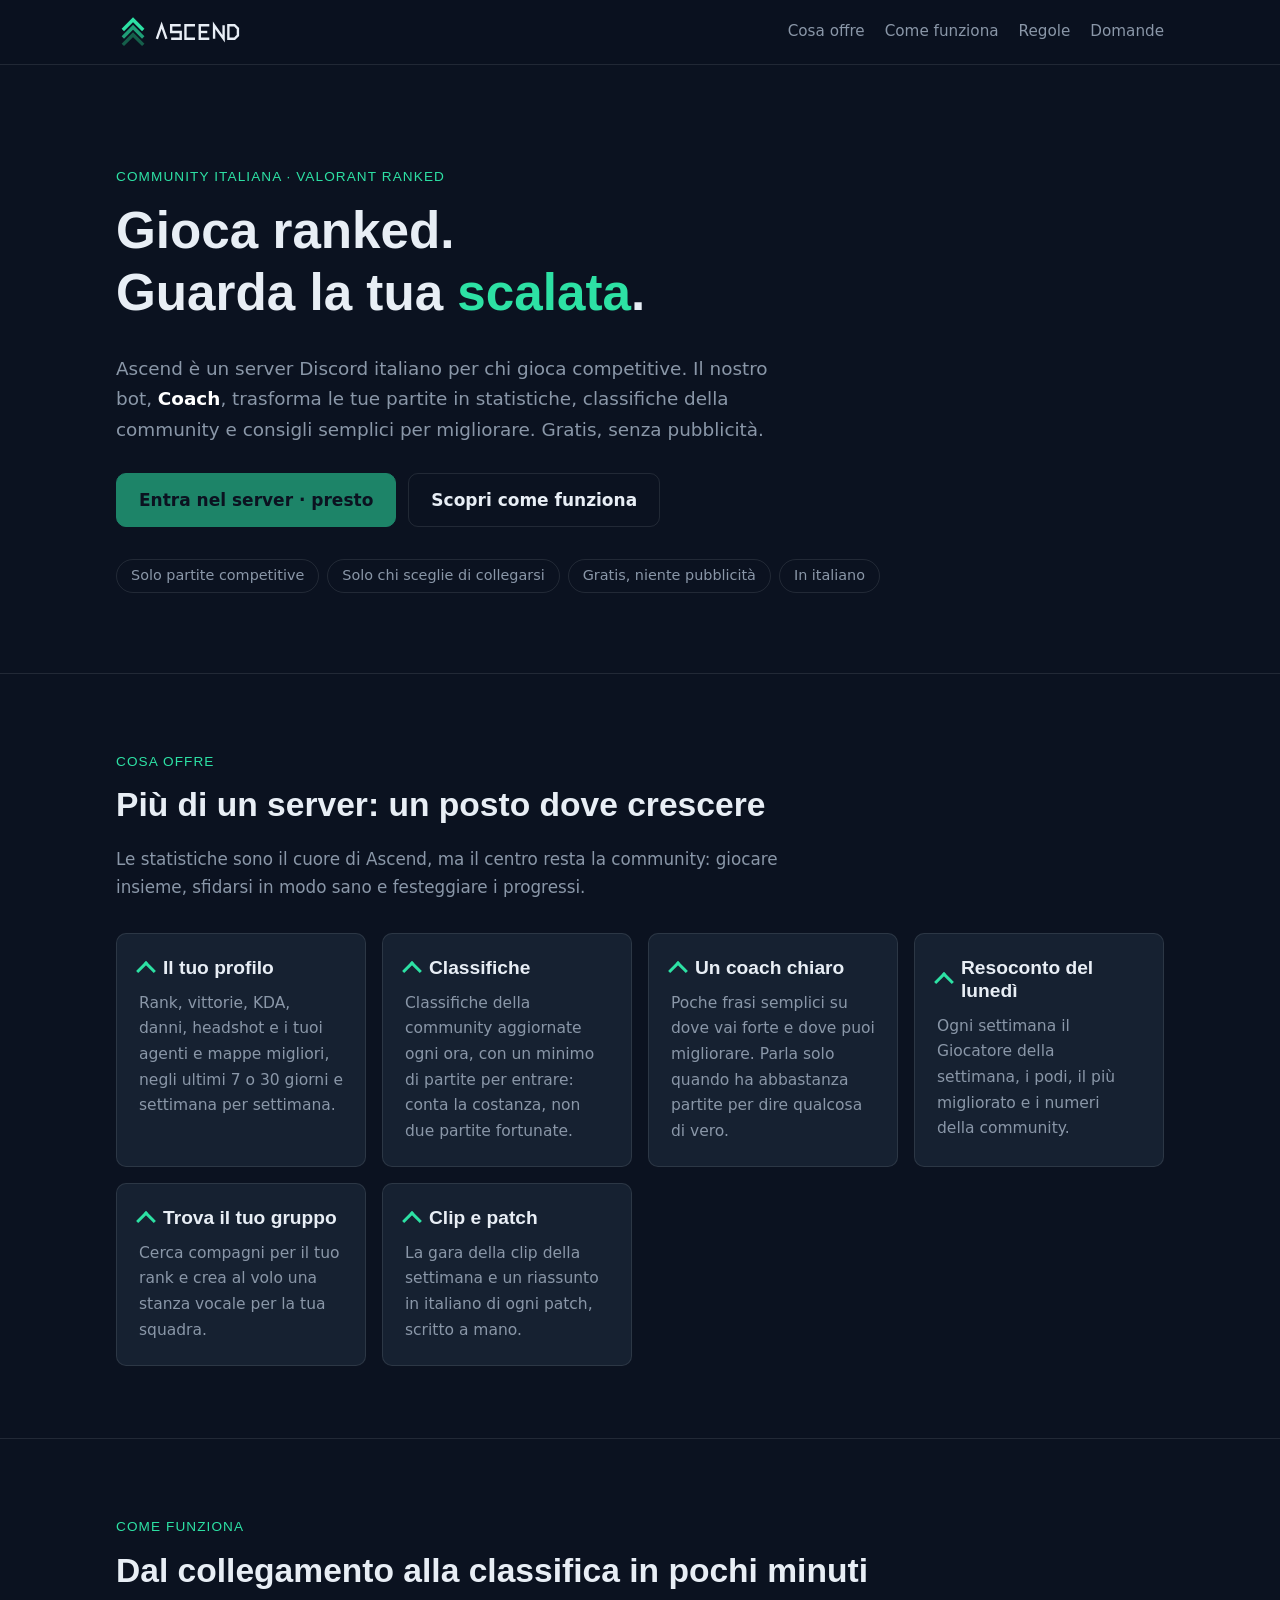
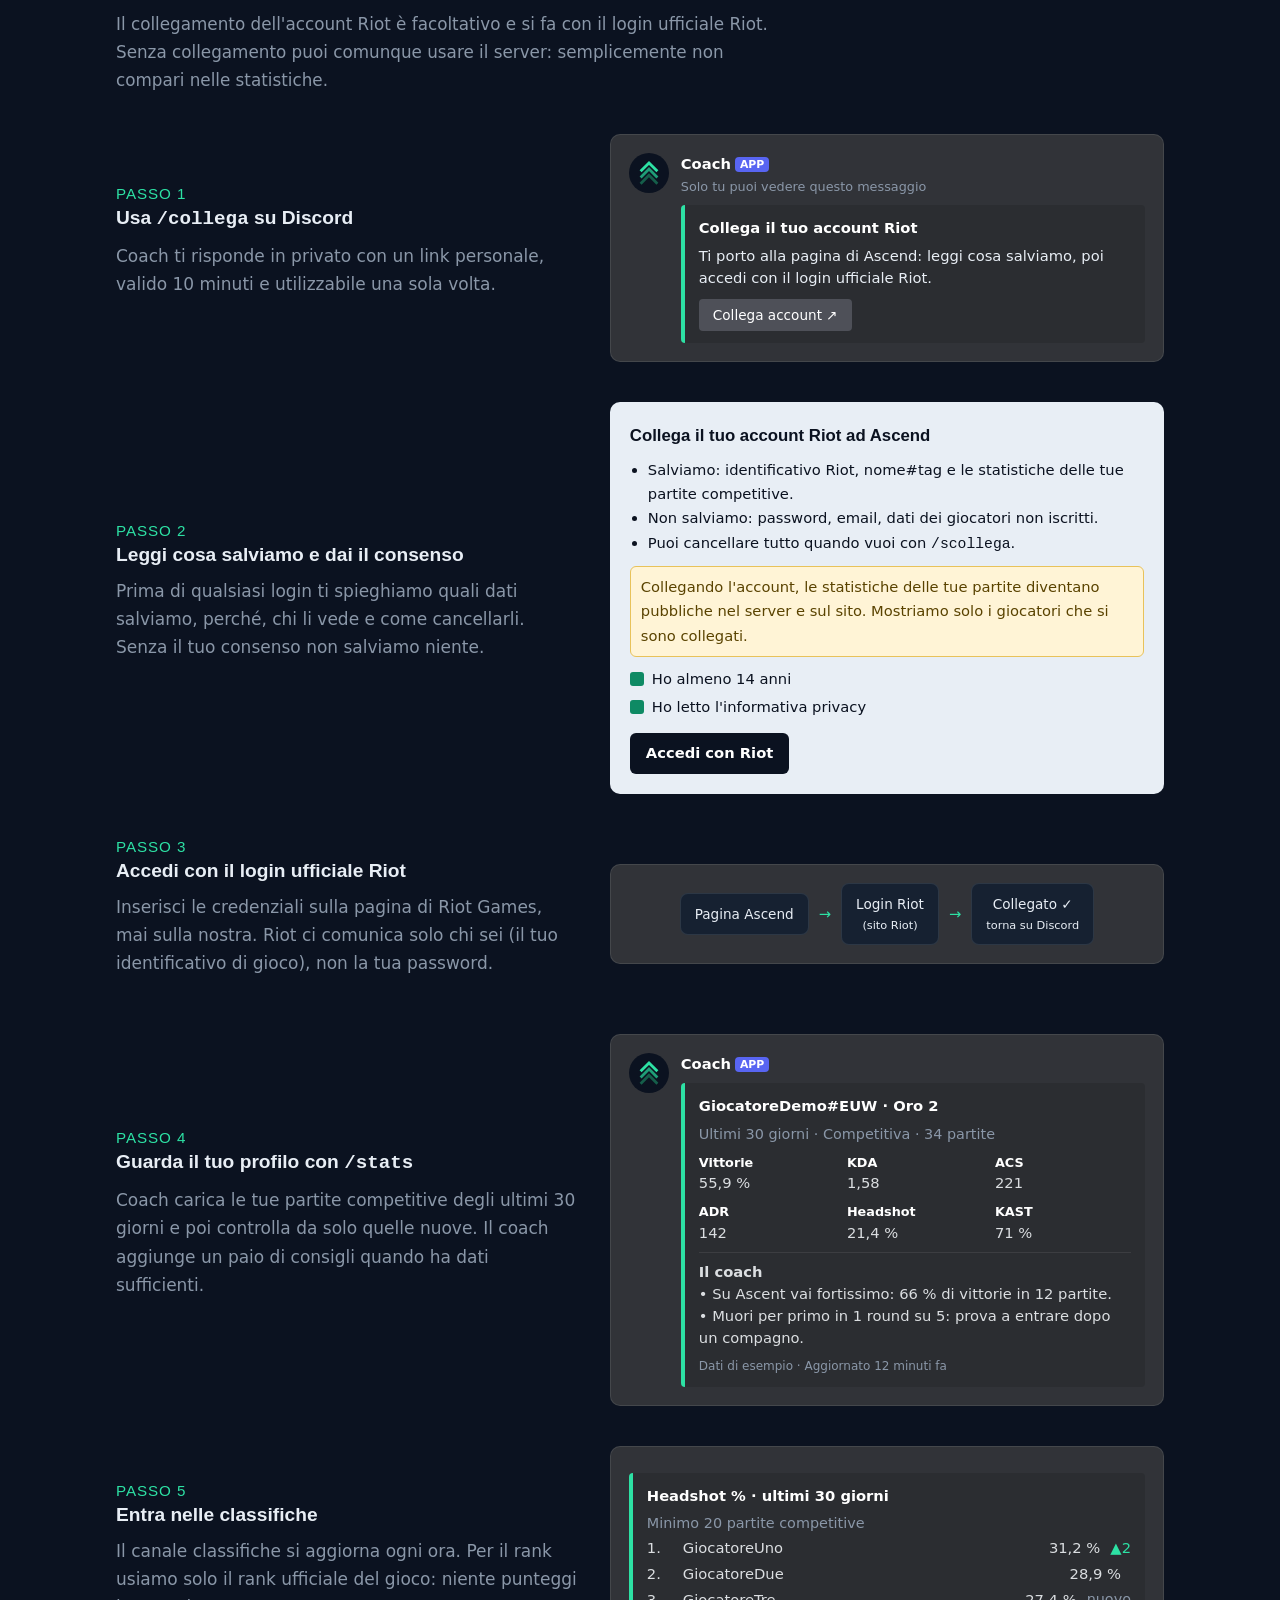
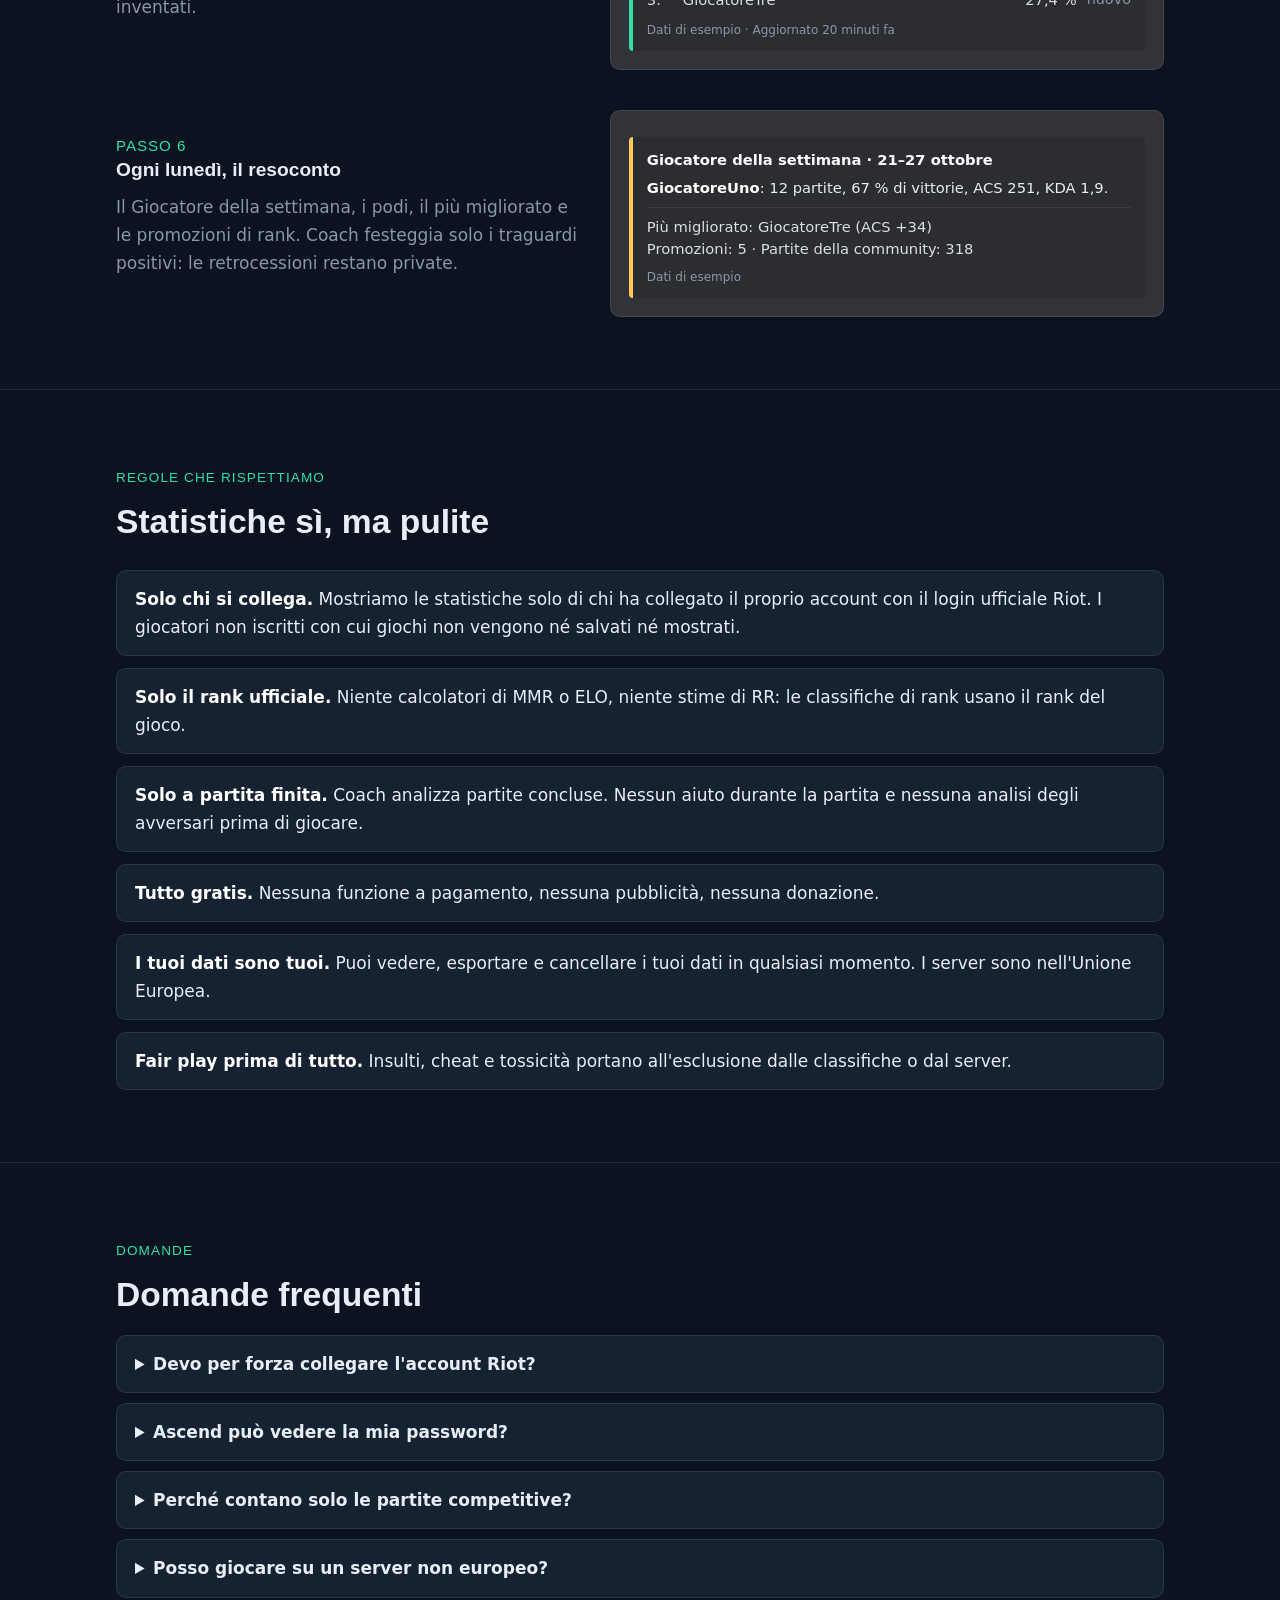
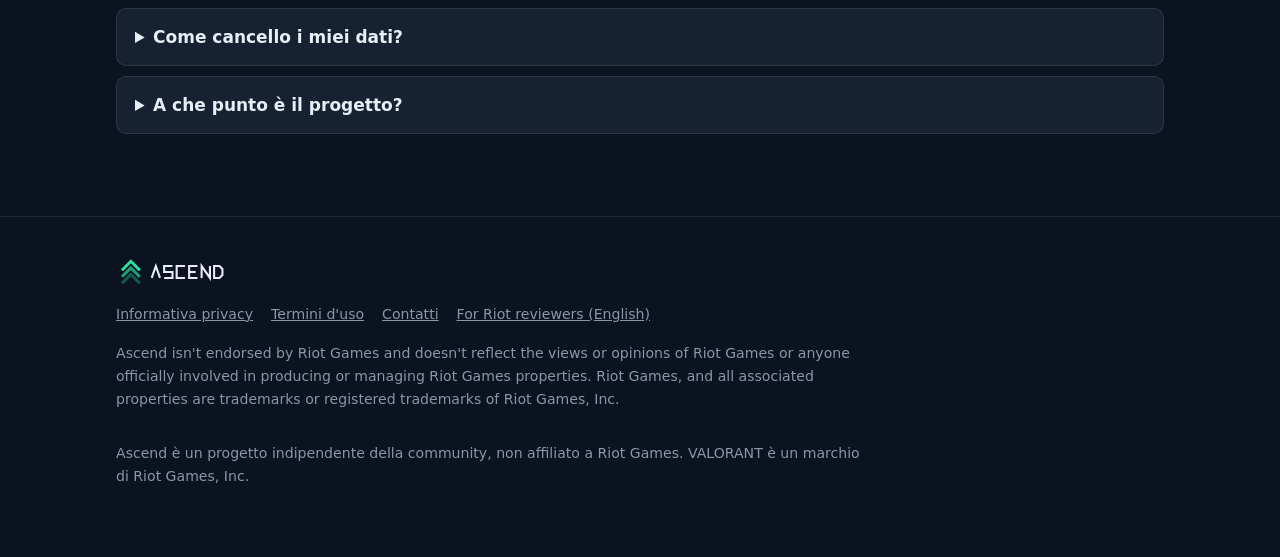
<file: index.html>
<!doctype html>
<html lang="it">
<head>
  <meta charset="utf-8">
  <meta name="viewport" content="width=device-width, initial-scale=1">
  <meta http-equiv="Content-Security-Policy" content="default-src 'self'; style-src 'self' https://fonts.googleapis.com; font-src https://fonts.gstatic.com; img-src 'self'; base-uri 'self'; form-action 'none'">
  <meta name="referrer" content="strict-origin-when-cross-origin">
  <title>Ascend · Community italiana di Valorant ranked</title>
  <meta name="description" content="Ascend è una community Discord italiana con un bot che trasforma le tue partite competitive in statistiche, classifiche e consigli chiari. Gratis, senza pubblicità.">
  <meta property="og:title" content="Ascend · Community italiana di Valorant ranked">
  <meta property="og:description" content="Statistiche, classifiche e un coach che parla chiaro, per chi gioca ranked. Gratis e senza pubblicità.">
  <meta property="og:type" content="website">
  <link rel="icon" href="assets/favicon.svg" type="image/svg+xml">
  <link rel="preconnect" href="https://fonts.googleapis.com">
  <link rel="preconnect" href="https://fonts.gstatic.com" crossorigin>
  <link href="https://fonts.googleapis.com/css2?family=Chakra+Petch:wght@500;600&family=Inter:wght@400;600&display=swap" rel="stylesheet">
  <link rel="stylesheet" href="assets/style.css">
</head>
<body>

<header class="testata">
  <div class="contenitore">
    <a href="index.html" aria-label="Ascend, pagina iniziale"><img src="assets/logo-horizontal.svg" alt="Ascend" width="125" height="34"></a>
    <nav class="menu" aria-label="Sezioni">
      <a href="#cosa-offre">Cosa offre</a>
      <a href="#come-funziona">Come funziona</a>
      <a href="#regole">Regole</a>
      <a href="#domande">Domande</a>
    </nav>
  </div>
</header>

<main>

<section class="apertura">
  <div class="contenitore">
    <span class="etichetta">Community italiana · Valorant ranked</span>
    <h1>Gioca ranked.<br>Guarda la tua <span>scalata</span>.</h1>
    <p class="intro">Ascend è un server Discord italiano per chi gioca competitive. Il nostro bot, <strong>Coach</strong>, trasforma le tue partite in statistiche, classifiche della community e consigli semplici per migliorare. Gratis, senza pubblicità.</p>
    <div class="azioni">
      <a class="pulsante" href="#" aria-disabled="true">Entra nel server · presto</a>
      <a class="pulsante secondario" href="#come-funziona">Scopri come funziona</a>
    </div>
    <div class="distintivi">
      <span class="distintivo">Solo partite competitive</span>
      <span class="distintivo">Solo chi sceglie di collegarsi</span>
      <span class="distintivo">Gratis, niente pubblicità</span>
      <span class="distintivo">In italiano</span>
    </div>
  </div>
</section>

<section id="cosa-offre">
  <div class="contenitore">
    <span class="etichetta">Cosa offre</span>
    <h2>Più di un server: un posto dove crescere</h2>
    <p class="intro">Le statistiche sono il cuore di Ascend, ma il centro resta la community: giocare insieme, sfidarsi in modo sano e festeggiare i progressi.</p>
    <div class="griglia">
      <div class="scheda"><h3><span class="freccina" aria-hidden="true"></span>Il tuo profilo</h3><p>Rank, vittorie, KDA, danni, headshot e i tuoi agenti e mappe migliori, negli ultimi 7 o 30 giorni e settimana per settimana.</p></div>
      <div class="scheda"><h3><span class="freccina" aria-hidden="true"></span>Classifiche</h3><p>Classifiche della community aggiornate ogni ora, con un minimo di partite per entrare: conta la costanza, non due partite fortunate.</p></div>
      <div class="scheda"><h3><span class="freccina" aria-hidden="true"></span>Un coach chiaro</h3><p>Poche frasi semplici su dove vai forte e dove puoi migliorare. Parla solo quando ha abbastanza partite per dire qualcosa di vero.</p></div>
      <div class="scheda"><h3><span class="freccina" aria-hidden="true"></span>Resoconto del lunedì</h3><p>Ogni settimana il Giocatore della settimana, i podi, il più migliorato e i numeri della community.</p></div>
      <div class="scheda"><h3><span class="freccina" aria-hidden="true"></span>Trova il tuo gruppo</h3><p>Cerca compagni per il tuo rank e crea al volo una stanza vocale per la tua squadra.</p></div>
      <div class="scheda"><h3><span class="freccina" aria-hidden="true"></span>Clip e patch</h3><p>La gara della clip della settimana e un riassunto in italiano di ogni patch, scritto a mano.</p></div>
    </div>
  </div>
</section>

<section id="come-funziona">
  <div class="contenitore">
    <span class="etichetta">Come funziona</span>
    <h2>Dal collegamento alla classifica in pochi minuti</h2>
    <p class="intro">Il collegamento dell'account Riot è facoltativo e si fa con il login ufficiale Riot. Senza collegamento puoi comunque usare il server: semplicemente non compari nelle statistiche.</p>

    <div class="passi">

      <div class="passo">
        <div>
          <div class="passo-numero">PASSO 1</div>
          <h3>Usa <code>/collega</code> su Discord</h3>
          <p>Coach ti risponde in privato con un link personale, valido 10 minuti e utilizzabile una sola volta.</p>
        </div>
        <div class="demo" role="img" aria-label="Esempio: il bot Coach risponde al comando collega con un pulsante">
          <div class="riga-utente">
            <div class="avatar-demo"></div>
            <div>
              <div><span class="nome-demo">Coach</span><span class="bot-tag">APP</span></div>
              <div class="solo-tu">Solo tu puoi vedere questo messaggio</div>
              <div class="embed">
                <div class="embed-titolo">Collega il tuo account Riot</div>
                <div>Ti porto alla pagina di Ascend: leggi cosa salviamo, poi accedi con il login ufficiale Riot.</div>
                <span class="pulsante-discord">Collega account ↗</span>
              </div>
            </div>
          </div>
        </div>
      </div>

      <div class="passo">
        <div>
          <div class="passo-numero">PASSO 2</div>
          <h3>Leggi cosa salviamo e dai il consenso</h3>
          <p>Prima di qualsiasi login ti spieghiamo quali dati salviamo, perché, chi li vede e come cancellarli. Senza il tuo consenso non salviamo niente.</p>
        </div>
        <div class="pagina-demo" role="img" aria-label="Esempio: la pagina di consenso del sito Ascend">
          <h4>Collega il tuo account Riot ad Ascend</h4>
          <ul>
            <li>Salviamo: identificativo Riot, nome#tag e le statistiche delle tue partite competitive.</li>
            <li>Non salviamo: password, email, dati dei giocatori non iscritti.</li>
            <li>Puoi cancellare tutto quando vuoi con <code>/scollega</code>.</li>
          </ul>
          <div class="avviso-optin">Collegando l'account, le statistiche delle tue partite diventano pubbliche nel server e sul sito. Mostriamo solo i giocatori che si sono collegati.</div>
          <div class="spunta">Ho almeno 14 anni</div>
          <div class="spunta">Ho letto l'informativa privacy</div>
          <span class="pulsante-riot">Accedi con Riot</span>
        </div>
      </div>

      <div class="passo">
        <div>
          <div class="passo-numero">PASSO 3</div>
          <h3>Accedi con il login ufficiale Riot</h3>
          <p>Inserisci le credenziali sulla pagina di Riot Games, mai sulla nostra. Riot ci comunica solo chi sei (il tuo identificativo di gioco), non la tua password.</p>
        </div>
        <div class="demo">
          <div class="schema-login" role="img" aria-label="Schema: dalla pagina Ascend al login Riot e ritorno su Discord">
            <div>Pagina Ascend</div><span class="freccia-dx" aria-hidden="true">→</span>
            <div>Login Riot<br><small>(sito Riot)</small></div><span class="freccia-dx" aria-hidden="true">→</span>
            <div>Collegato ✓<br><small>torna su Discord</small></div>
          </div>
        </div>
      </div>

      <div class="passo">
        <div>
          <div class="passo-numero">PASSO 4</div>
          <h3>Guarda il tuo profilo con <code>/stats</code></h3>
          <p>Coach carica le tue partite competitive degli ultimi 30 giorni e poi controlla da solo quelle nuove. Il coach aggiunge un paio di consigli quando ha dati sufficienti.</p>
        </div>
        <div class="demo" role="img" aria-label="Esempio di profilo con statistiche e consigli del coach">
          <div class="riga-utente">
            <div class="avatar-demo"></div>
            <div class="riempi">
              <div><span class="nome-demo">Coach</span><span class="bot-tag">APP</span></div>
              <div class="embed">
                <div class="embed-titolo">GiocatoreDemo#EUW · Oro 2</div>
                <div class="nota">Ultimi 30 giorni · Competitiva · 34 partite</div>
                <div class="embed-campi">
                  <div><b>Vittorie</b><span>55,9 %</span></div>
                  <div><b>KDA</b><span>1,58</span></div>
                  <div><b>ACS</b><span>221</span></div>
                  <div><b>ADR</b><span>142</span></div>
                  <div><b>Headshot</b><span>21,4 %</span></div>
                  <div><b>KAST</b><span>71 %</span></div>
                </div>
                <div class="coach"><b>Il coach</b><br>• Su Ascent vai fortissimo: 66 % di vittorie in 12 partite.<br>• Muori per primo in 1 round su 5: prova a entrare dopo un compagno.</div>
                <div class="embed-piede">Dati di esempio · Aggiornato 12 minuti fa</div>
              </div>
            </div>
          </div>
        </div>
      </div>

      <div class="passo">
        <div>
          <div class="passo-numero">PASSO 5</div>
          <h3>Entra nelle classifiche</h3>
          <p>Il canale classifiche si aggiorna ogni ora. Per il rank usiamo solo il rank ufficiale del gioco: niente punteggi inventati.</p>
        </div>
        <div class="demo" role="img" aria-label="Esempio di classifica headshot della community">
          <div class="embed">
            <div class="embed-titolo">Headshot % · ultimi 30 giorni</div>
            <div class="nota">Minimo 20 partite competitive</div>
            <div class="classifica-riga"><span>1.</span><span>GiocatoreUno</span><span>31,2 %</span><span class="su">▲2</span></div>
            <div class="classifica-riga"><span>2.</span><span>GiocatoreDue</span><span>28,9 %</span><span></span></div>
            <div class="classifica-riga"><span>3.</span><span>GiocatoreTre</span><span>27,4 %</span><span class="nota">nuovo</span></div>
            <div class="embed-piede">Dati di esempio · Aggiornato 20 minuti fa</div>
          </div>
        </div>
      </div>

      <div class="passo">
        <div>
          <div class="passo-numero">PASSO 6</div>
          <h3>Ogni lunedì, il resoconto</h3>
          <p>Il Giocatore della settimana, i podi, il più migliorato e le promozioni di rank. Coach festeggia solo i traguardi positivi: le retrocessioni restano private.</p>
        </div>
        <div class="demo" role="img" aria-label="Esempio di resoconto settimanale">
          <div class="embed oro">
            <div class="embed-titolo">Giocatore della settimana · 21–27 ottobre</div>
            <div><strong>GiocatoreUno</strong>: 12 partite, 67 % di vittorie, ACS 251, KDA 1,9.</div>
            <div class="coach">Più migliorato: GiocatoreTre (ACS +34)<br>Promozioni: 5 · Partite della community: 318</div>
            <div class="embed-piede">Dati di esempio</div>
          </div>
        </div>
      </div>

    </div>
  </div>
</section>

<section id="regole">
  <div class="contenitore">
    <span class="etichetta">Regole che rispettiamo</span>
    <h2>Statistiche sì, ma pulite</h2>
    <ul class="regole">
      <li><b>Solo chi si collega.</b> Mostriamo le statistiche solo di chi ha collegato il proprio account con il login ufficiale Riot. I giocatori non iscritti con cui giochi non vengono né salvati né mostrati.</li>
      <li><b>Solo il rank ufficiale.</b> Niente calcolatori di MMR o ELO, niente stime di RR: le classifiche di rank usano il rank del gioco.</li>
      <li><b>Solo a partita finita.</b> Coach analizza partite concluse. Nessun aiuto durante la partita e nessuna analisi degli avversari prima di giocare.</li>
      <li><b>Tutto gratis.</b> Nessuna funzione a pagamento, nessuna pubblicità, nessuna donazione.</li>
      <li><b>I tuoi dati sono tuoi.</b> Puoi vedere, esportare e cancellare i tuoi dati in qualsiasi momento. I server sono nell'Unione Europea.</li>
      <li><b>Fair play prima di tutto.</b> Insulti, cheat e tossicità portano all'esclusione dalle classifiche o dal server.</li>
    </ul>
  </div>
</section>

<section id="domande">
  <div class="contenitore">
    <span class="etichetta">Domande</span>
    <h2>Domande frequenti</h2>
    <details>
      <summary>Devo per forza collegare l'account Riot?</summary>
      <p>No. Puoi usare il server, cercare gruppo e partecipare alla gara delle clip anche senza collegarti. Il collegamento serve solo per profilo, classifiche, resoconti e consigli.</p>
    </details>
    <details>
      <summary>Ascend può vedere la mia password?</summary>
      <p>No. Il login avviene sulla pagina ufficiale di Riot Games. Noi riceviamo solo il tuo identificativo di gioco e il tuo nome#tag.</p>
    </details>
    <details>
      <summary>Perché contano solo le partite competitive?</summary>
      <p>Perché sono le partite in cui tutti giocano allo stesso modo e al massimo: così i numeri sono confrontabili e le classifiche hanno senso.</p>
    </details>
    <details>
      <summary>Posso giocare su un server non europeo?</summary>
      <p>Ascend è pensato per la community italiana, che gioca sui server europei: per ora si possono collegare solo account della regione EU.</p>
    </details>
    <details>
      <summary>Come cancello i miei dati?</summary>
      <p>Usa <code>/scollega</code> su Discord: cancelliamo subito tutti i tuoi dati. Le copie di sicurezza vengono eliminate entro circa 3 mesi.</p>
    </details>
    <details>
      <summary>A che punto è il progetto?</summary>
      <p>Ascend è in sviluppo. La parte di statistiche richiede l'approvazione di Riot Games per usare le sue API ufficiali: la richiesta è in corso. Le altre funzioni del server arrivano prima.</p>
    </details>
  </div>
</section>

</main>

<footer class="piede">
  <div class="contenitore">
    <img src="assets/logo-horizontal.svg" alt="Ascend" width="110" height="30">
    <nav aria-label="Informazioni legali">
      <a href="privacy.html">Informativa privacy</a>
      <a href="termini.html">Termini d'uso</a>
      <a href="mailto:andreibusinessworld@gmail.com">Contatti</a>
      <a href="for-reviewers.html" lang="en">For Riot reviewers (English)</a>
    </nav>
    <p class="disclaimer">Ascend isn't endorsed by Riot Games and doesn't reflect the views or opinions of Riot Games or anyone officially involved in producing or managing Riot Games properties. Riot Games, and all associated properties are trademarks or registered trademarks of Riot Games, Inc.</p>
    <p class="disclaimer">Ascend è un progetto indipendente della community, non affiliato a Riot Games. VALORANT è un marchio di Riot Games, Inc.</p>
  </div>
</footer>

</body>
</html>
</file>
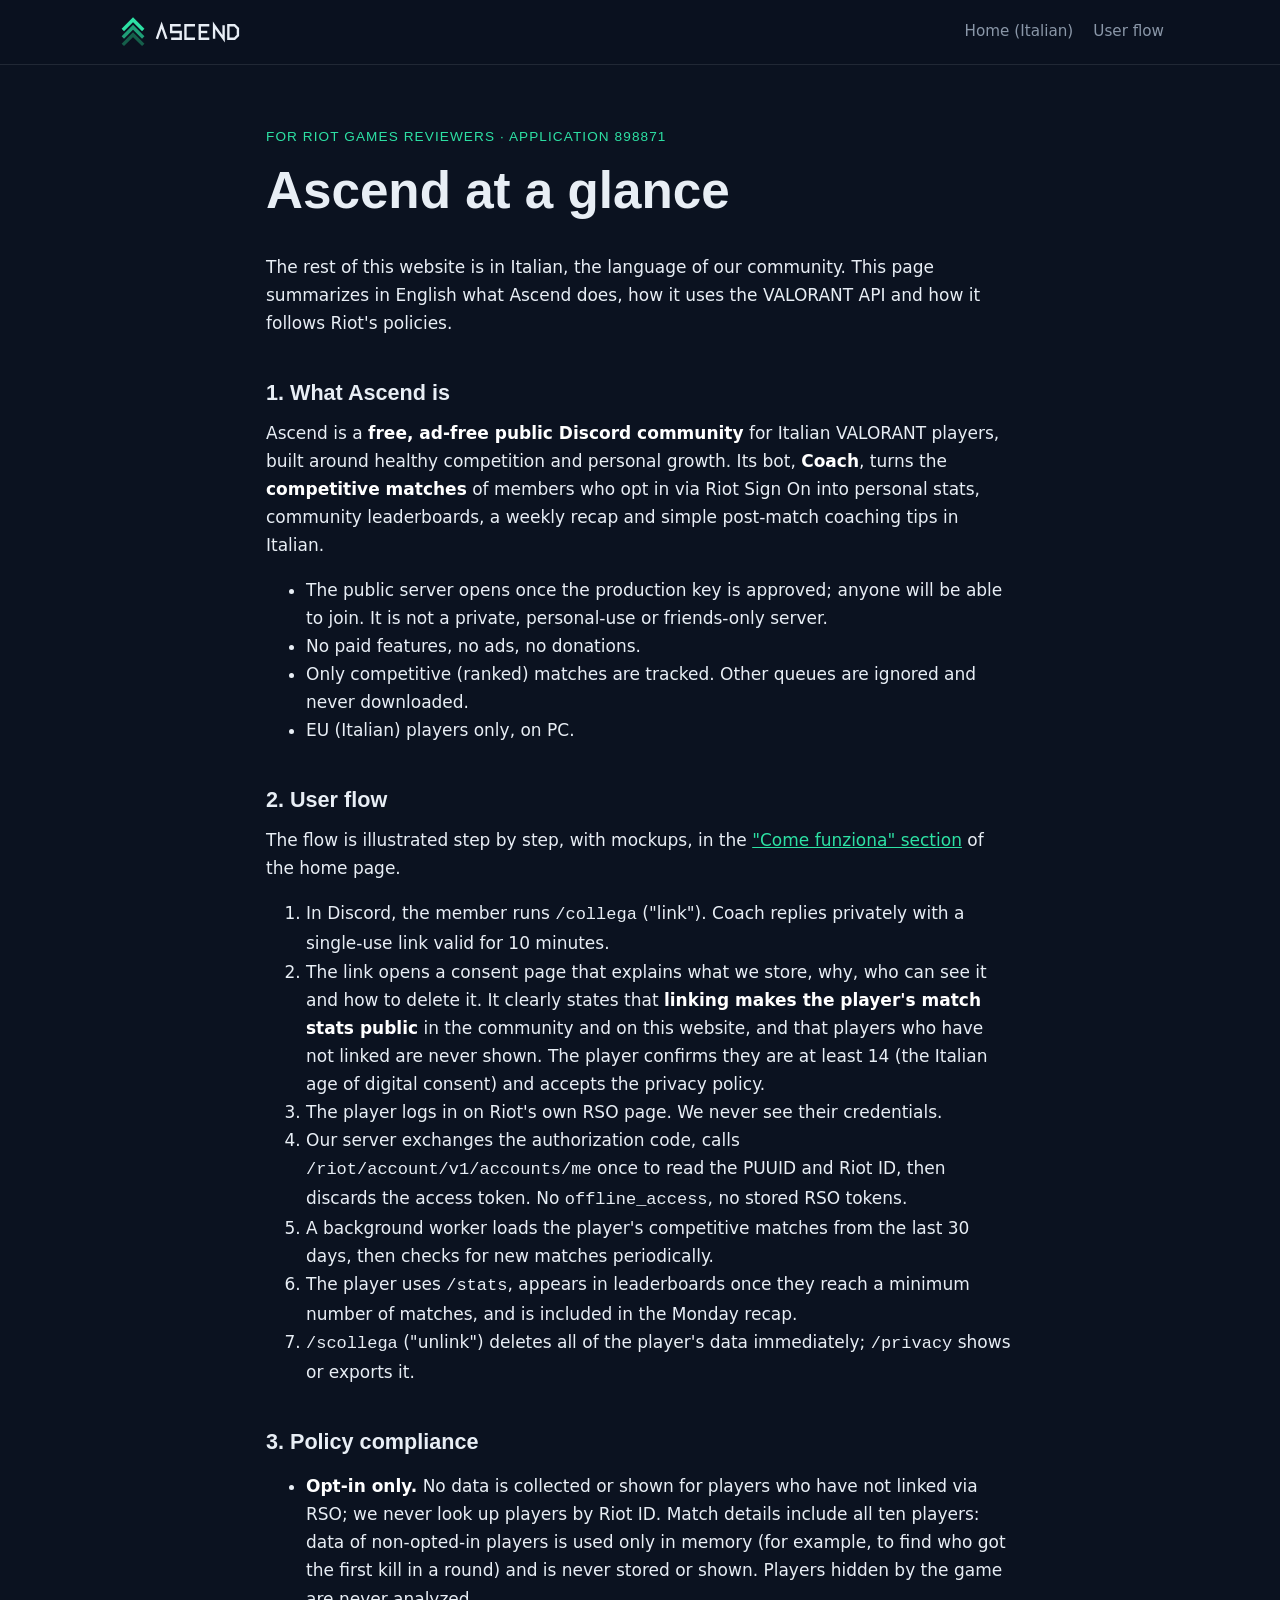
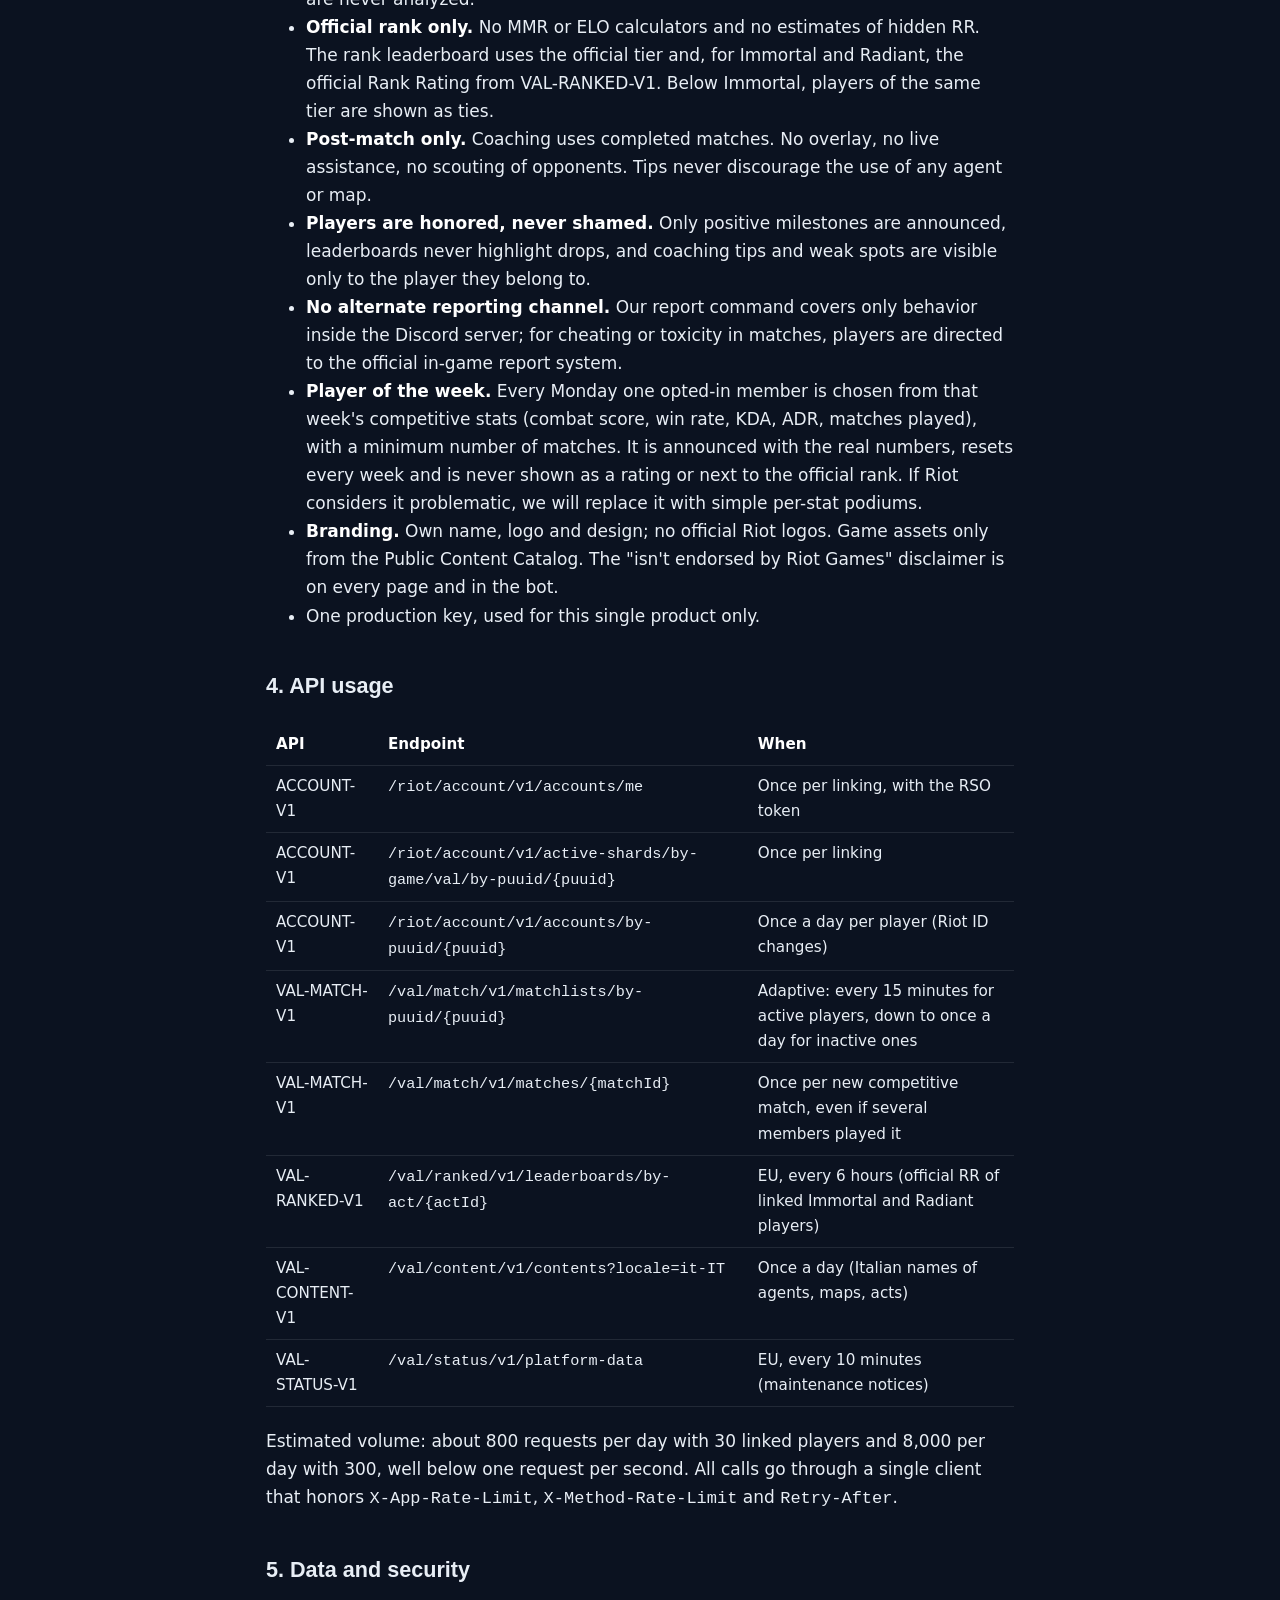
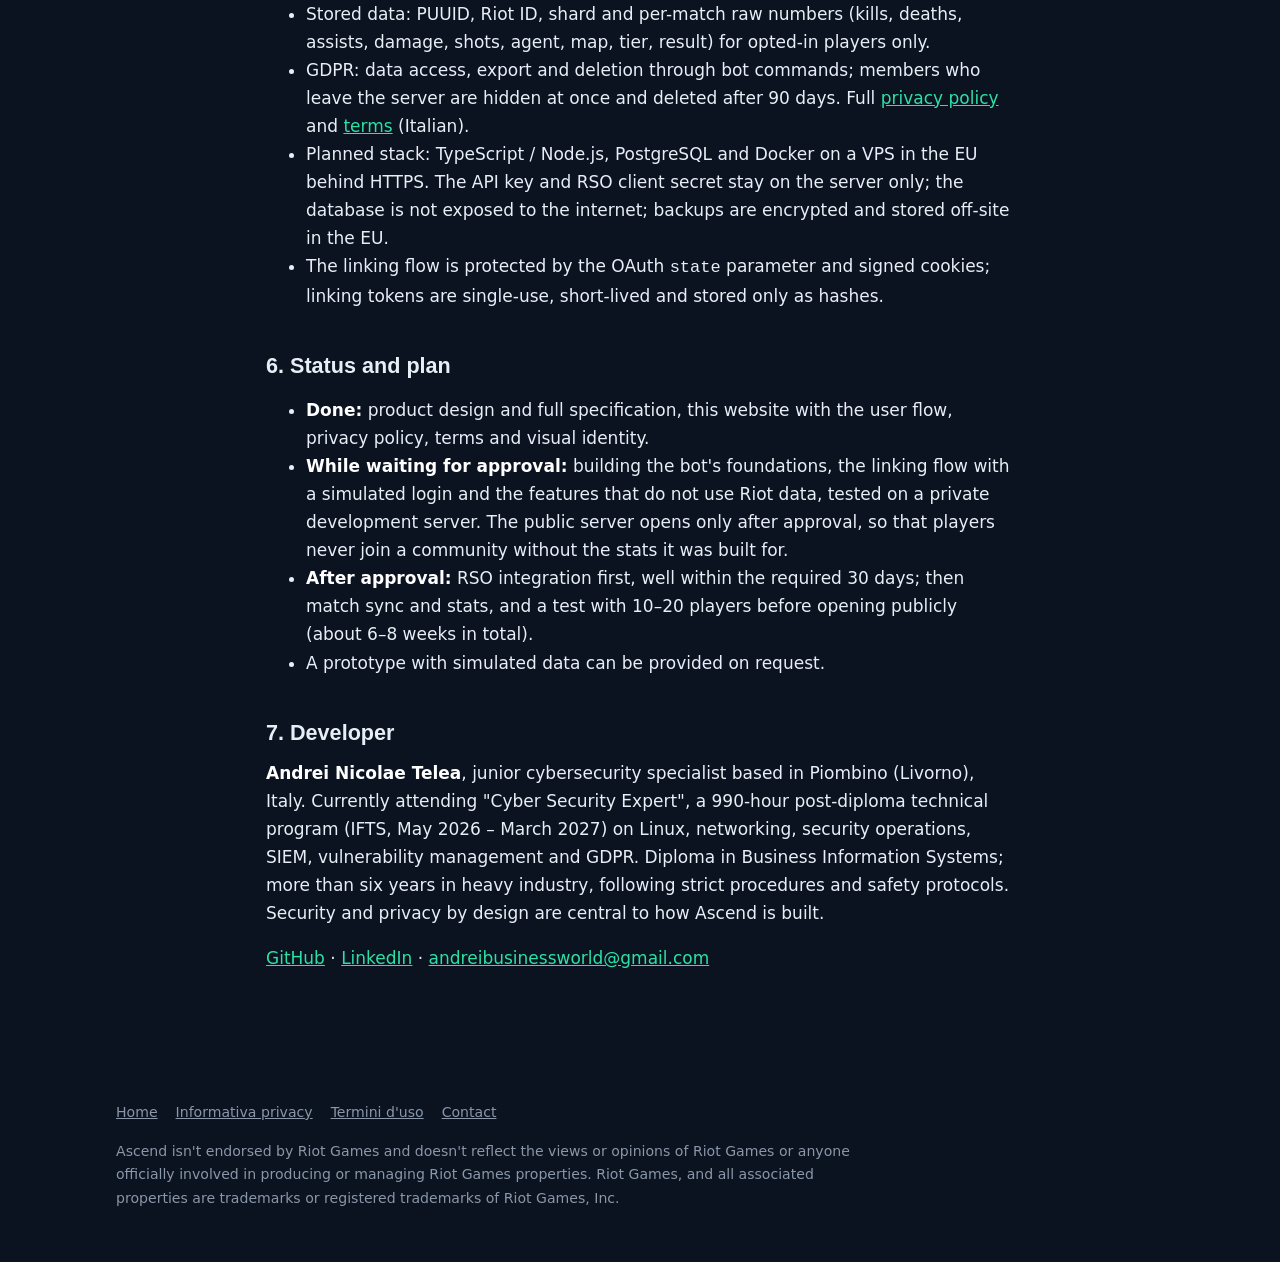
<file: for-reviewers.html>
<!doctype html>
<html lang="en">
<head>
  <meta charset="utf-8">
  <meta name="viewport" content="width=device-width, initial-scale=1">
  <meta http-equiv="Content-Security-Policy" content="default-src 'self'; style-src 'self' https://fonts.googleapis.com; font-src https://fonts.gstatic.com; img-src 'self'; base-uri 'self'; form-action 'none'">
  <meta name="referrer" content="strict-origin-when-cross-origin">
  <title>Ascend · Overview for reviewers</title>
  <meta name="description" content="English overview of Ascend for Riot Games reviewers: product, user flow, policy compliance, data handling and API usage.">
  <link rel="icon" href="assets/favicon.svg" type="image/svg+xml">
  <link rel="preconnect" href="https://fonts.googleapis.com">
  <link rel="preconnect" href="https://fonts.gstatic.com" crossorigin>
  <link href="https://fonts.googleapis.com/css2?family=Chakra+Petch:wght@500;600&family=Inter:wght@400;600&display=swap" rel="stylesheet">
  <link rel="stylesheet" href="assets/style.css">
</head>
<body>

<header class="testata">
  <div class="contenitore">
    <a href="index.html" aria-label="Ascend, home page"><img src="assets/logo-horizontal.svg" alt="Ascend" width="125" height="34"></a>
    <nav class="menu" aria-label="Pages">
      <a href="index.html">Home (Italian)</a>
      <a href="index.html#come-funziona">User flow</a>
    </nav>
  </div>
</header>

<main class="legale">
  <div class="contenitore">
    <span class="etichetta">For Riot Games reviewers · Application 898871</span>
    <h1>Ascend at a glance</h1>
    <p>The rest of this website is in Italian, the language of our community. This page summarizes in English what Ascend does, how it uses the VALORANT API and how it follows Riot's policies.</p>

    <h2>1. What Ascend is</h2>
    <p>Ascend is a <strong>free, ad-free public Discord community</strong> for Italian VALORANT players, built around healthy competition and personal growth. Its bot, <strong>Coach</strong>, turns the <strong>competitive matches</strong> of members who opt in via Riot Sign On into personal stats, community leaderboards, a weekly recap and simple post-match coaching tips in Italian.</p>
    <ul>
      <li>The public server opens once the production key is approved; anyone will be able to join. It is not a private, personal-use or friends-only server.</li>
      <li>No paid features, no ads, no donations.</li>
      <li>Only competitive (ranked) matches are tracked. Other queues are ignored and never downloaded.</li>
      <li>EU (Italian) players only, on PC.</li>
    </ul>

    <h2>2. User flow</h2>
    <p>The flow is illustrated step by step, with mockups, in the <a href="index.html#come-funziona">"Come funziona" section</a> of the home page.</p>
    <ol>
      <li>In Discord, the member runs <code>/collega</code> ("link"). Coach replies privately with a single-use link valid for 10 minutes.</li>
      <li>The link opens a consent page that explains what we store, why, who can see it and how to delete it. It clearly states that <strong>linking makes the player's match stats public</strong> in the community and on this website, and that players who have not linked are never shown. The player confirms they are at least 14 (the Italian age of digital consent) and accepts the privacy policy.</li>
      <li>The player logs in on Riot's own RSO page. We never see their credentials.</li>
      <li>Our server exchanges the authorization code, calls <code>/riot/account/v1/accounts/me</code> once to read the PUUID and Riot ID, then discards the access token. No <code>offline_access</code>, no stored RSO tokens.</li>
      <li>A background worker loads the player's competitive matches from the last 30 days, then checks for new matches periodically.</li>
      <li>The player uses <code>/stats</code>, appears in leaderboards once they reach a minimum number of matches, and is included in the Monday recap.</li>
      <li><code>/scollega</code> ("unlink") deletes all of the player's data immediately; <code>/privacy</code> shows or exports it.</li>
    </ol>

    <h2>3. Policy compliance</h2>
    <ul>
      <li><strong>Opt-in only.</strong> No data is collected or shown for players who have not linked via RSO; we never look up players by Riot ID. Match details include all ten players: data of non-opted-in players is used only in memory (for example, to find who got the first kill in a round) and is never stored or shown. Players hidden by the game are never analyzed.</li>
      <li><strong>Official rank only.</strong> No MMR or ELO calculators and no estimates of hidden RR. The rank leaderboard uses the official tier and, for Immortal and Radiant, the official Rank Rating from VAL-RANKED-V1. Below Immortal, players of the same tier are shown as ties.</li>
      <li><strong>Post-match only.</strong> Coaching uses completed matches. No overlay, no live assistance, no scouting of opponents. Tips never discourage the use of any agent or map.</li>
      <li><strong>Players are honored, never shamed.</strong> Only positive milestones are announced, leaderboards never highlight drops, and coaching tips and weak spots are visible only to the player they belong to.</li>
      <li><strong>No alternate reporting channel.</strong> Our report command covers only behavior inside the Discord server; for cheating or toxicity in matches, players are directed to the official in-game report system.</li>
      <li><strong>Player of the week.</strong> Every Monday one opted-in member is chosen from that week's competitive stats (combat score, win rate, KDA, ADR, matches played), with a minimum number of matches. It is announced with the real numbers, resets every week and is never shown as a rating or next to the official rank. If Riot considers it problematic, we will replace it with simple per-stat podiums.</li>
      <li><strong>Branding.</strong> Own name, logo and design; no official Riot logos. Game assets only from the Public Content Catalog. The "isn't endorsed by Riot Games" disclaimer is on every page and in the bot.</li>
      <li>One production key, used for this single product only.</li>
    </ul>

    <h2>4. API usage</h2>
    <div class="tabella-scorrevole">
    <table>
      <tr><th>API</th><th>Endpoint</th><th>When</th></tr>
      <tr><td>ACCOUNT-V1</td><td><code>/riot/account/v1/accounts/me</code></td><td>Once per linking, with the RSO token</td></tr>
      <tr><td>ACCOUNT-V1</td><td><code>/riot/account/v1/active-shards/by-game/val/by-puuid/{puuid}</code></td><td>Once per linking</td></tr>
      <tr><td>ACCOUNT-V1</td><td><code>/riot/account/v1/accounts/by-puuid/{puuid}</code></td><td>Once a day per player (Riot ID changes)</td></tr>
      <tr><td>VAL-MATCH-V1</td><td><code>/val/match/v1/matchlists/by-puuid/{puuid}</code></td><td>Adaptive: every 15 minutes for active players, down to once a day for inactive ones</td></tr>
      <tr><td>VAL-MATCH-V1</td><td><code>/val/match/v1/matches/{matchId}</code></td><td>Once per new competitive match, even if several members played it</td></tr>
      <tr><td>VAL-RANKED-V1</td><td><code>/val/ranked/v1/leaderboards/by-act/{actId}</code></td><td>EU, every 6 hours (official RR of linked Immortal and Radiant players)</td></tr>
      <tr><td>VAL-CONTENT-V1</td><td><code>/val/content/v1/contents?locale=it-IT</code></td><td>Once a day (Italian names of agents, maps, acts)</td></tr>
      <tr><td>VAL-STATUS-V1</td><td><code>/val/status/v1/platform-data</code></td><td>EU, every 10 minutes (maintenance notices)</td></tr>
    </table>
    </div>
    <p>Estimated volume: about 800 requests per day with 30 linked players and 8,000 per day with 300, well below one request per second. All calls go through a single client that honors <code>X-App-Rate-Limit</code>, <code>X-Method-Rate-Limit</code> and <code>Retry-After</code>.</p>

    <h2>5. Data and security</h2>
    <ul>
      <li>Stored data: PUUID, Riot ID, shard and per-match raw numbers (kills, deaths, assists, damage, shots, agent, map, tier, result) for opted-in players only.</li>
      <li>GDPR: data access, export and deletion through bot commands; members who leave the server are hidden at once and deleted after 90 days. Full <a href="privacy.html">privacy policy</a> and <a href="termini.html">terms</a> (Italian).</li>
      <li>Planned stack: TypeScript / Node.js, PostgreSQL and Docker on a VPS in the EU behind HTTPS. The API key and RSO client secret stay on the server only; the database is not exposed to the internet; backups are encrypted and stored off-site in the EU.</li>
      <li>The linking flow is protected by the OAuth <code>state</code> parameter and signed cookies; linking tokens are single-use, short-lived and stored only as hashes.</li>
    </ul>

    <h2>6. Status and plan</h2>
    <ul>
      <li><strong>Done:</strong> product design and full specification, this website with the user flow, privacy policy, terms and visual identity.</li>
      <li><strong>While waiting for approval:</strong> building the bot's foundations, the linking flow with a simulated login and the features that do not use Riot data, tested on a private development server. The public server opens only after approval, so that players never join a community without the stats it was built for.</li>
      <li><strong>After approval:</strong> RSO integration first, well within the required 30 days; then match sync and stats, and a test with 10–20 players before opening publicly (about 6–8 weeks in total).</li>
      <li>A prototype with simulated data can be provided on request.</li>
    </ul>

    <h2>7. Developer</h2>
    <p><strong>Andrei Nicolae Telea</strong>, junior cybersecurity specialist based in Piombino (Livorno), Italy. Currently attending "Cyber Security Expert", a 990-hour post-diploma technical program (IFTS, May 2026 – March 2027) on Linux, networking, security operations, SIEM, vulnerability management and GDPR. Diploma in Business Information Systems; more than six years in heavy industry, following strict procedures and safety protocols. Security and privacy by design are central to how Ascend is built.</p>
    <p><a href="https://github.com/andreitelea" rel="noopener">GitHub</a> · <a href="https://www.linkedin.com/in/andreitelea/" rel="noopener">LinkedIn</a> · <a href="mailto:andreibusinessworld@gmail.com">andreibusinessworld@gmail.com</a></p>
  </div>
</main>

<footer class="piede">
  <div class="contenitore">
    <nav aria-label="Legal information">
      <a href="index.html">Home</a>
      <a href="privacy.html">Informativa privacy</a>
      <a href="termini.html">Termini d'uso</a>
      <a href="mailto:andreibusinessworld@gmail.com">Contact</a>
    </nav>
    <p class="disclaimer">Ascend isn't endorsed by Riot Games and doesn't reflect the views or opinions of Riot Games or anyone officially involved in producing or managing Riot Games properties. Riot Games, and all associated properties are trademarks or registered trademarks of Riot Games, Inc.</p>
  </div>
</footer>

</body>
</html>
</file>
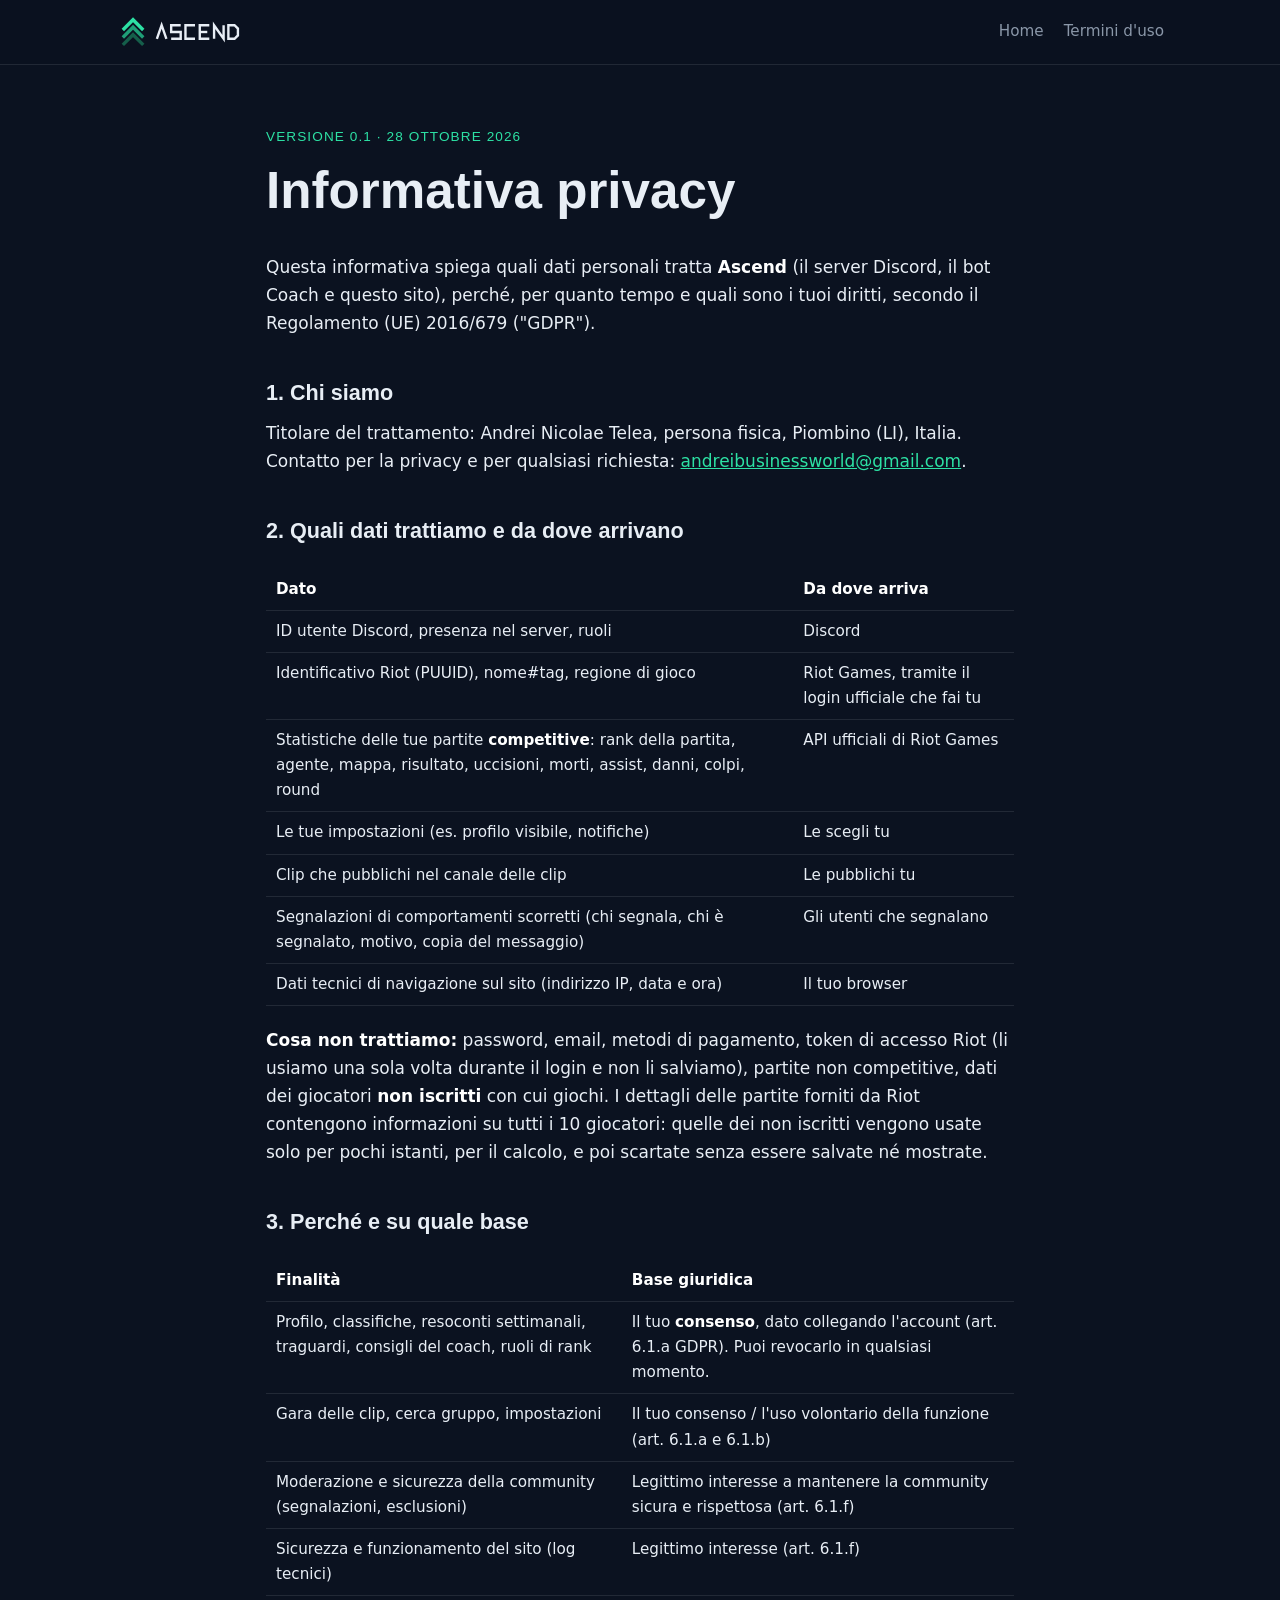
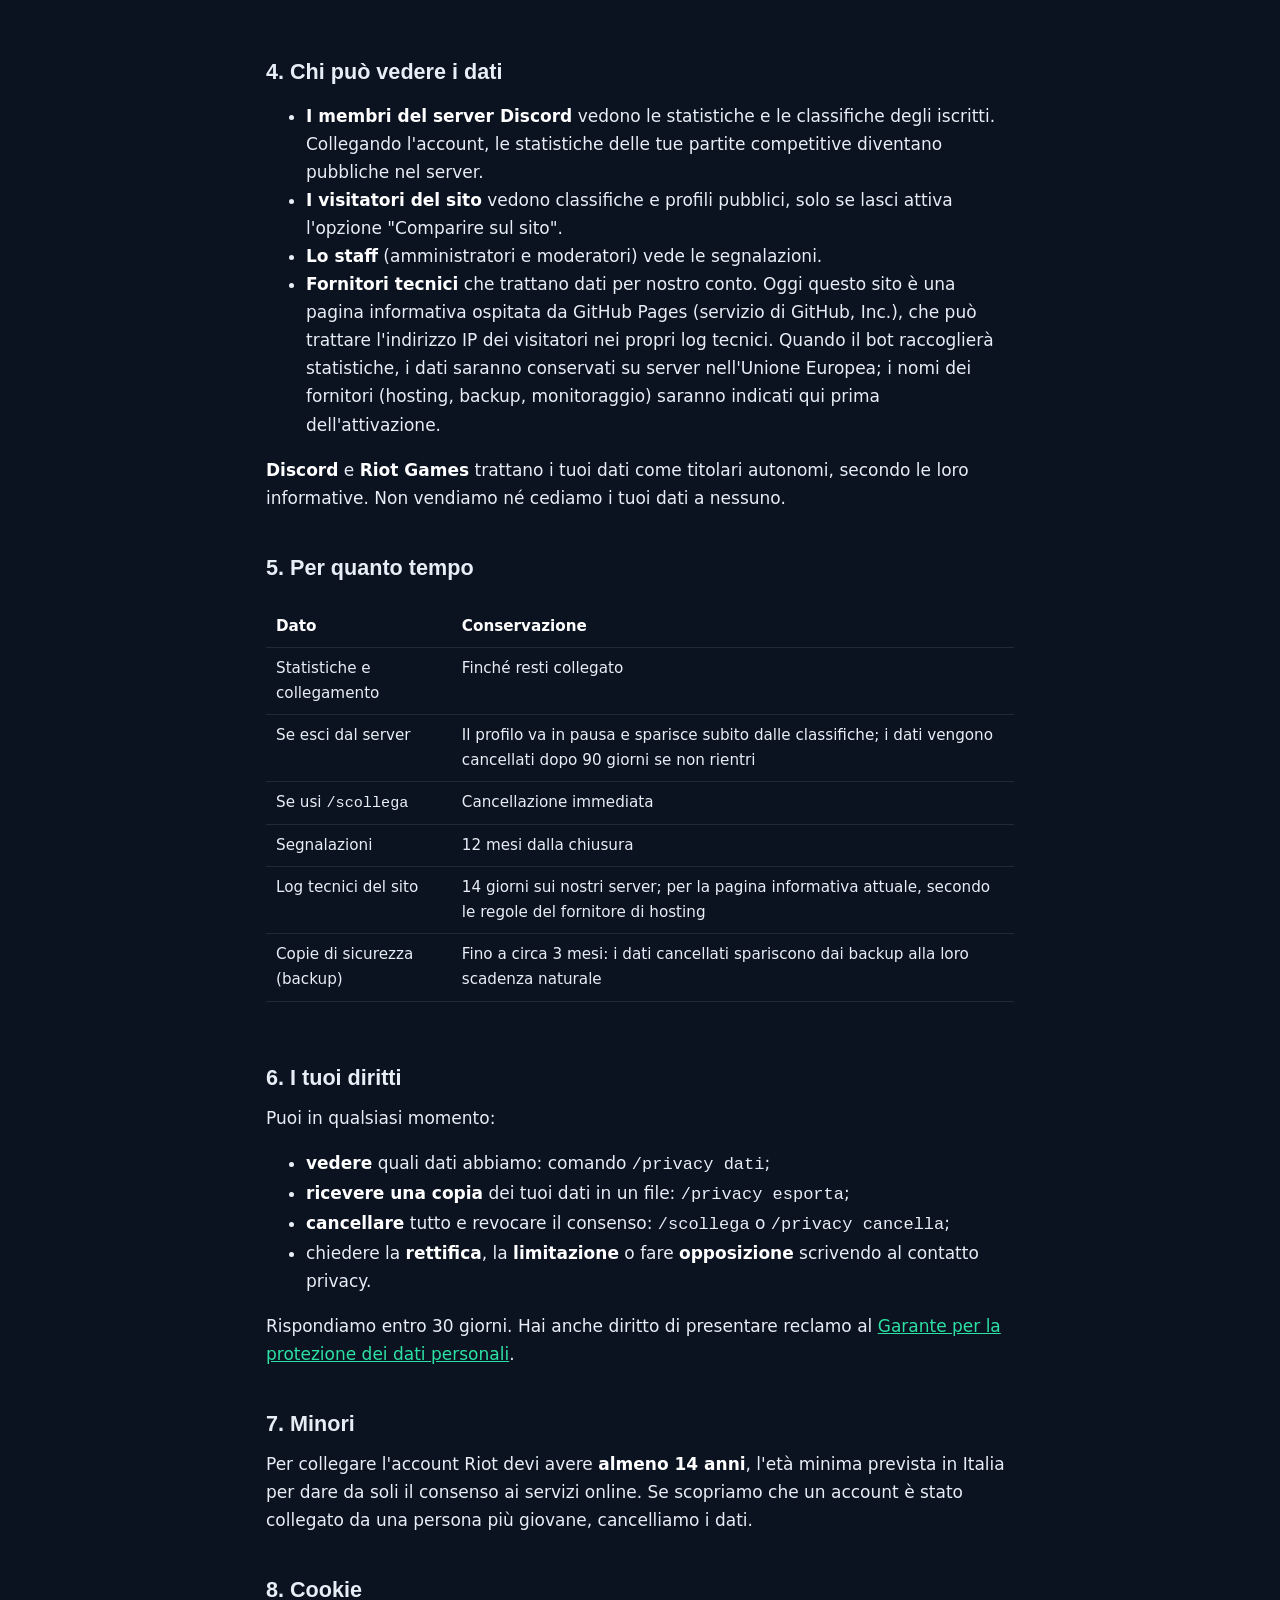
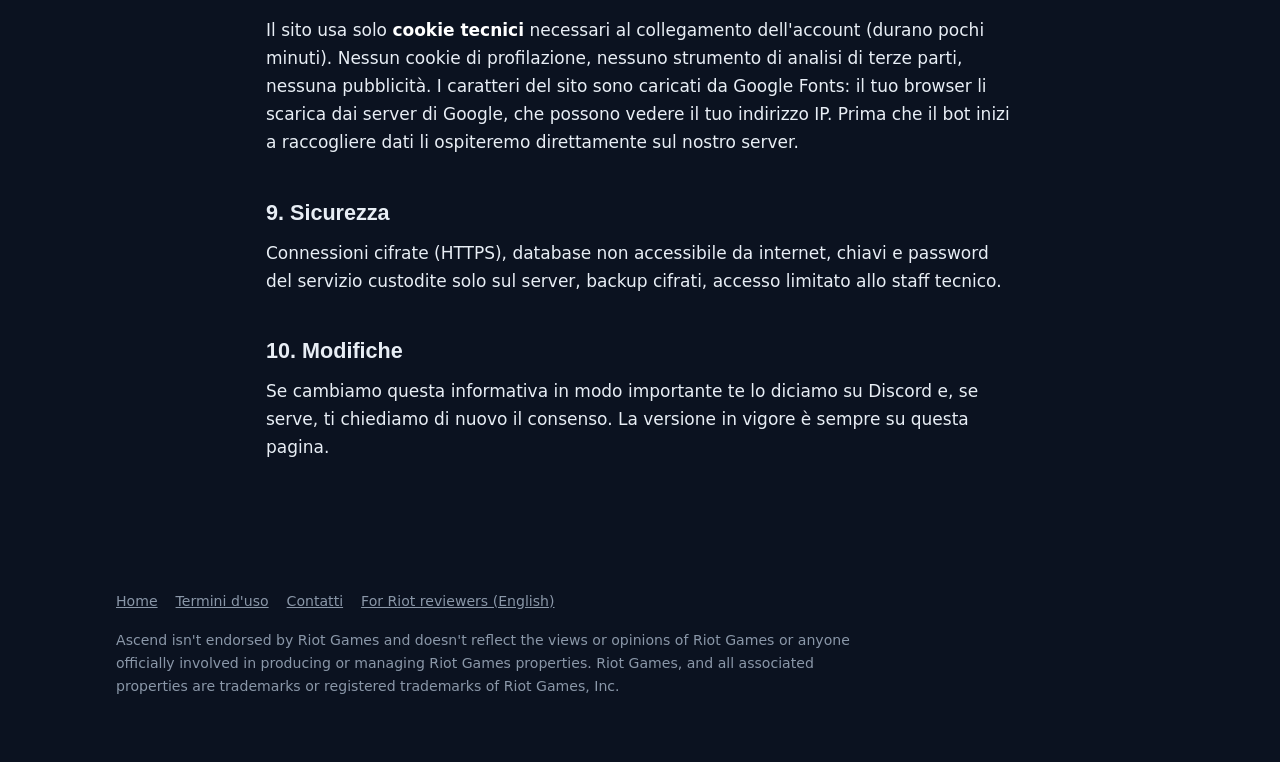
<file: privacy.html>
<!doctype html>
<html lang="it">
<head>
  <meta charset="utf-8">
  <meta name="viewport" content="width=device-width, initial-scale=1">
  <meta http-equiv="Content-Security-Policy" content="default-src 'self'; style-src 'self' https://fonts.googleapis.com; font-src https://fonts.gstatic.com; img-src 'self'; base-uri 'self'; form-action 'none'">
  <meta name="referrer" content="strict-origin-when-cross-origin">
  <title>Informativa privacy · Ascend</title>
  <meta name="description" content="Quali dati raccoglie Ascend, perché, per quanto tempo e come esercitare i tuoi diritti.">
  <link rel="icon" href="assets/favicon.svg" type="image/svg+xml">
  <link rel="preconnect" href="https://fonts.googleapis.com">
  <link rel="preconnect" href="https://fonts.gstatic.com" crossorigin>
  <link href="https://fonts.googleapis.com/css2?family=Chakra+Petch:wght@500;600&family=Inter:wght@400;600&display=swap" rel="stylesheet">
  <link rel="stylesheet" href="assets/style.css">
</head>
<body>

<header class="testata">
  <div class="contenitore">
    <a href="index.html" aria-label="Ascend, pagina iniziale"><img src="assets/logo-horizontal.svg" alt="Ascend" width="125" height="34"></a>
    <nav class="menu" aria-label="Pagine">
      <a href="index.html">Home</a>
      <a href="termini.html">Termini d'uso</a>
    </nav>
  </div>
</header>

<main class="legale">
  <div class="contenitore">
    <span class="etichetta">Versione 0.1 · 28 ottobre 2026</span>
    <h1>Informativa privacy</h1>

    <p>Questa informativa spiega quali dati personali tratta <strong>Ascend</strong> (il server Discord, il bot Coach e questo sito), perché, per quanto tempo e quali sono i tuoi diritti, secondo il Regolamento (UE) 2016/679 ("GDPR").</p>

    <h2>1. Chi siamo</h2>
    <p>Titolare del trattamento: Andrei Nicolae Telea, persona fisica, Piombino (LI), Italia.<br>
    Contatto per la privacy e per qualsiasi richiesta: <a href="mailto:andreibusinessworld@gmail.com">andreibusinessworld@gmail.com</a>.</p>

    <h2>2. Quali dati trattiamo e da dove arrivano</h2>
    <div class="tabella-scorrevole">
    <table>
      <tr><th>Dato</th><th>Da dove arriva</th></tr>
      <tr><td>ID utente Discord, presenza nel server, ruoli</td><td>Discord</td></tr>
      <tr><td>Identificativo Riot (PUUID), nome#tag, regione di gioco</td><td>Riot Games, tramite il login ufficiale che fai tu</td></tr>
      <tr><td>Statistiche delle tue partite <strong>competitive</strong>: rank della partita, agente, mappa, risultato, uccisioni, morti, assist, danni, colpi, round</td><td>API ufficiali di Riot Games</td></tr>
      <tr><td>Le tue impostazioni (es. profilo visibile, notifiche)</td><td>Le scegli tu</td></tr>
      <tr><td>Clip che pubblichi nel canale delle clip</td><td>Le pubblichi tu</td></tr>
      <tr><td>Segnalazioni di comportamenti scorretti (chi segnala, chi è segnalato, motivo, copia del messaggio)</td><td>Gli utenti che segnalano</td></tr>
      <tr><td>Dati tecnici di navigazione sul sito (indirizzo IP, data e ora)</td><td>Il tuo browser</td></tr>
    </table>
    </div>
    <p><strong>Cosa non trattiamo:</strong> password, email, metodi di pagamento, token di accesso Riot (li usiamo una sola volta durante il login e non li salviamo), partite non competitive, dati dei giocatori <strong>non iscritti</strong> con cui giochi. I dettagli delle partite forniti da Riot contengono informazioni su tutti i 10 giocatori: quelle dei non iscritti vengono usate solo per pochi istanti, per il calcolo, e poi scartate senza essere salvate né mostrate.</p>

    <h2>3. Perché e su quale base</h2>
    <div class="tabella-scorrevole">
    <table>
      <tr><th>Finalità</th><th>Base giuridica</th></tr>
      <tr><td>Profilo, classifiche, resoconti settimanali, traguardi, consigli del coach, ruoli di rank</td><td>Il tuo <strong>consenso</strong>, dato collegando l'account (art. 6.1.a GDPR). Puoi revocarlo in qualsiasi momento.</td></tr>
      <tr><td>Gara delle clip, cerca gruppo, impostazioni</td><td>Il tuo consenso / l'uso volontario della funzione (art. 6.1.a e 6.1.b)</td></tr>
      <tr><td>Moderazione e sicurezza della community (segnalazioni, esclusioni)</td><td>Legittimo interesse a mantenere la community sicura e rispettosa (art. 6.1.f)</td></tr>
      <tr><td>Sicurezza e funzionamento del sito (log tecnici)</td><td>Legittimo interesse (art. 6.1.f)</td></tr>
    </table>
    </div>

    <h2>4. Chi può vedere i dati</h2>
    <ul>
      <li><strong>I membri del server Discord</strong> vedono le statistiche e le classifiche degli iscritti. Collegando l'account, le statistiche delle tue partite competitive diventano pubbliche nel server.</li>
      <li><strong>I visitatori del sito</strong> vedono classifiche e profili pubblici, solo se lasci attiva l'opzione "Comparire sul sito".</li>
      <li><strong>Lo staff</strong> (amministratori e moderatori) vede le segnalazioni.</li>
      <li><strong>Fornitori tecnici</strong> che trattano dati per nostro conto. Oggi questo sito è una pagina informativa ospitata da GitHub Pages (servizio di GitHub, Inc.), che può trattare l'indirizzo IP dei visitatori nei propri log tecnici. Quando il bot raccoglierà statistiche, i dati saranno conservati su server nell'Unione Europea; i nomi dei fornitori (hosting, backup, monitoraggio) saranno indicati qui prima dell'attivazione.</li>
    </ul>
    <p><strong>Discord</strong> e <strong>Riot Games</strong> trattano i tuoi dati come titolari autonomi, secondo le loro informative. Non vendiamo né cediamo i tuoi dati a nessuno.</p>

    <h2>5. Per quanto tempo</h2>
    <div class="tabella-scorrevole">
    <table>
      <tr><th>Dato</th><th>Conservazione</th></tr>
      <tr><td>Statistiche e collegamento</td><td>Finché resti collegato</td></tr>
      <tr><td>Se esci dal server</td><td>Il profilo va in pausa e sparisce subito dalle classifiche; i dati vengono cancellati dopo 90 giorni se non rientri</td></tr>
      <tr><td>Se usi <code>/scollega</code></td><td>Cancellazione immediata</td></tr>
      <tr><td>Segnalazioni</td><td>12 mesi dalla chiusura</td></tr>
      <tr><td>Log tecnici del sito</td><td>14 giorni sui nostri server; per la pagina informativa attuale, secondo le regole del fornitore di hosting</td></tr>
      <tr><td>Copie di sicurezza (backup)</td><td>Fino a circa 3 mesi: i dati cancellati spariscono dai backup alla loro scadenza naturale</td></tr>
    </table>
    </div>

    <h2>6. I tuoi diritti</h2>
    <p>Puoi in qualsiasi momento:</p>
    <ul>
      <li><strong>vedere</strong> quali dati abbiamo: comando <code>/privacy dati</code>;</li>
      <li><strong>ricevere una copia</strong> dei tuoi dati in un file: <code>/privacy esporta</code>;</li>
      <li><strong>cancellare</strong> tutto e revocare il consenso: <code>/scollega</code> o <code>/privacy cancella</code>;</li>
      <li>chiedere la <strong>rettifica</strong>, la <strong>limitazione</strong> o fare <strong>opposizione</strong> scrivendo al contatto privacy.</li>
    </ul>
    <p>Rispondiamo entro 30 giorni. Hai anche diritto di presentare reclamo al <a href="https://www.garanteprivacy.it" rel="noopener">Garante per la protezione dei dati personali</a>.</p>

    <h2>7. Minori</h2>
    <p>Per collegare l'account Riot devi avere <strong>almeno 14 anni</strong>, l'età minima prevista in Italia per dare da soli il consenso ai servizi online. Se scopriamo che un account è stato collegato da una persona più giovane, cancelliamo i dati.</p>

    <h2>8. Cookie</h2>
    <p>Il sito usa solo <strong>cookie tecnici</strong> necessari al collegamento dell'account (durano pochi minuti). Nessun cookie di profilazione, nessuno strumento di analisi di terze parti, nessuna pubblicità. I caratteri del sito sono caricati da Google Fonts: il tuo browser li scarica dai server di Google, che possono vedere il tuo indirizzo IP. Prima che il bot inizi a raccogliere dati li ospiteremo direttamente sul nostro server.</p>

    <h2>9. Sicurezza</h2>
    <p>Connessioni cifrate (HTTPS), database non accessibile da internet, chiavi e password del servizio custodite solo sul server, backup cifrati, accesso limitato allo staff tecnico.</p>

    <h2>10. Modifiche</h2>
    <p>Se cambiamo questa informativa in modo importante te lo diciamo su Discord e, se serve, ti chiediamo di nuovo il consenso. La versione in vigore è sempre su questa pagina.</p>
  </div>
</main>

<footer class="piede">
  <div class="contenitore">
    <nav aria-label="Informazioni legali">
      <a href="index.html">Home</a>
      <a href="termini.html">Termini d'uso</a>
      <a href="mailto:andreibusinessworld@gmail.com">Contatti</a>
      <a href="for-reviewers.html" lang="en">For Riot reviewers (English)</a>
    </nav>
    <p class="disclaimer">Ascend isn't endorsed by Riot Games and doesn't reflect the views or opinions of Riot Games or anyone officially involved in producing or managing Riot Games properties. Riot Games, and all associated properties are trademarks or registered trademarks of Riot Games, Inc.</p>
  </div>
</footer>

</body>
</html>
</file>
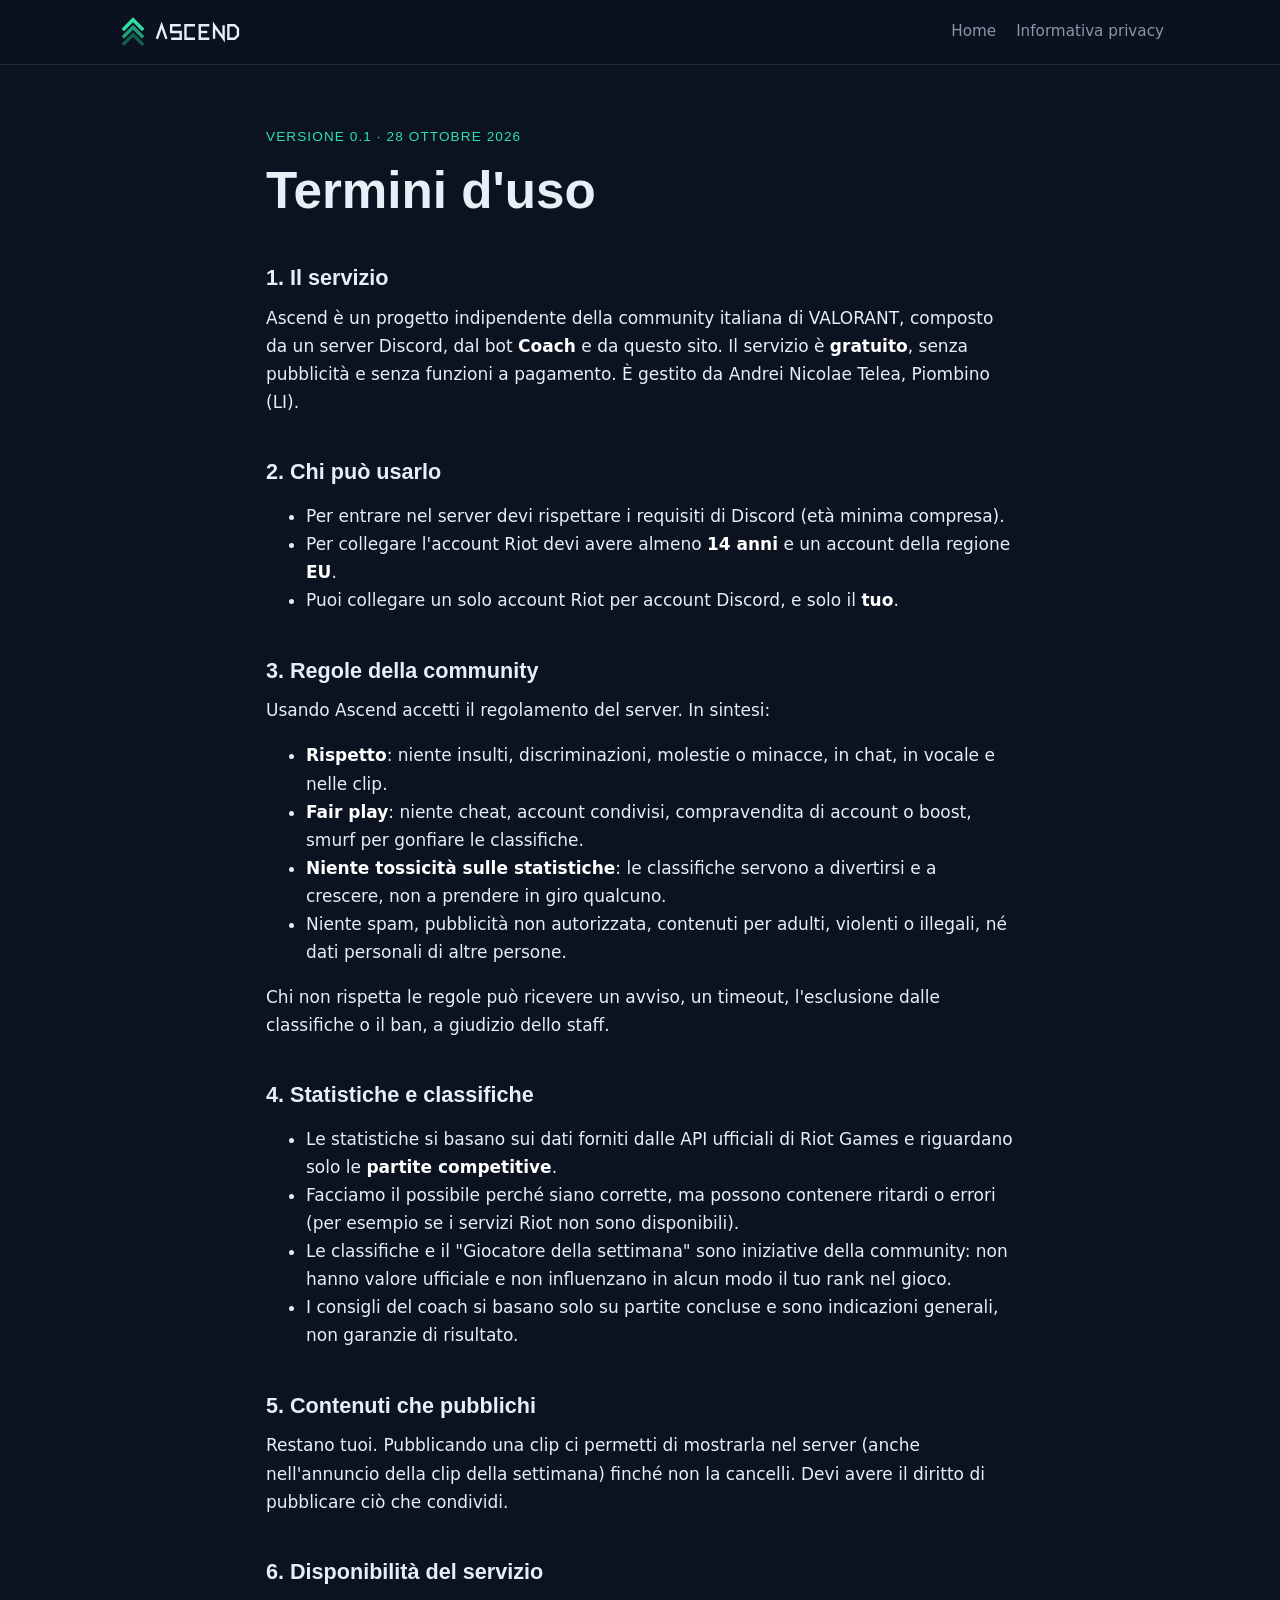
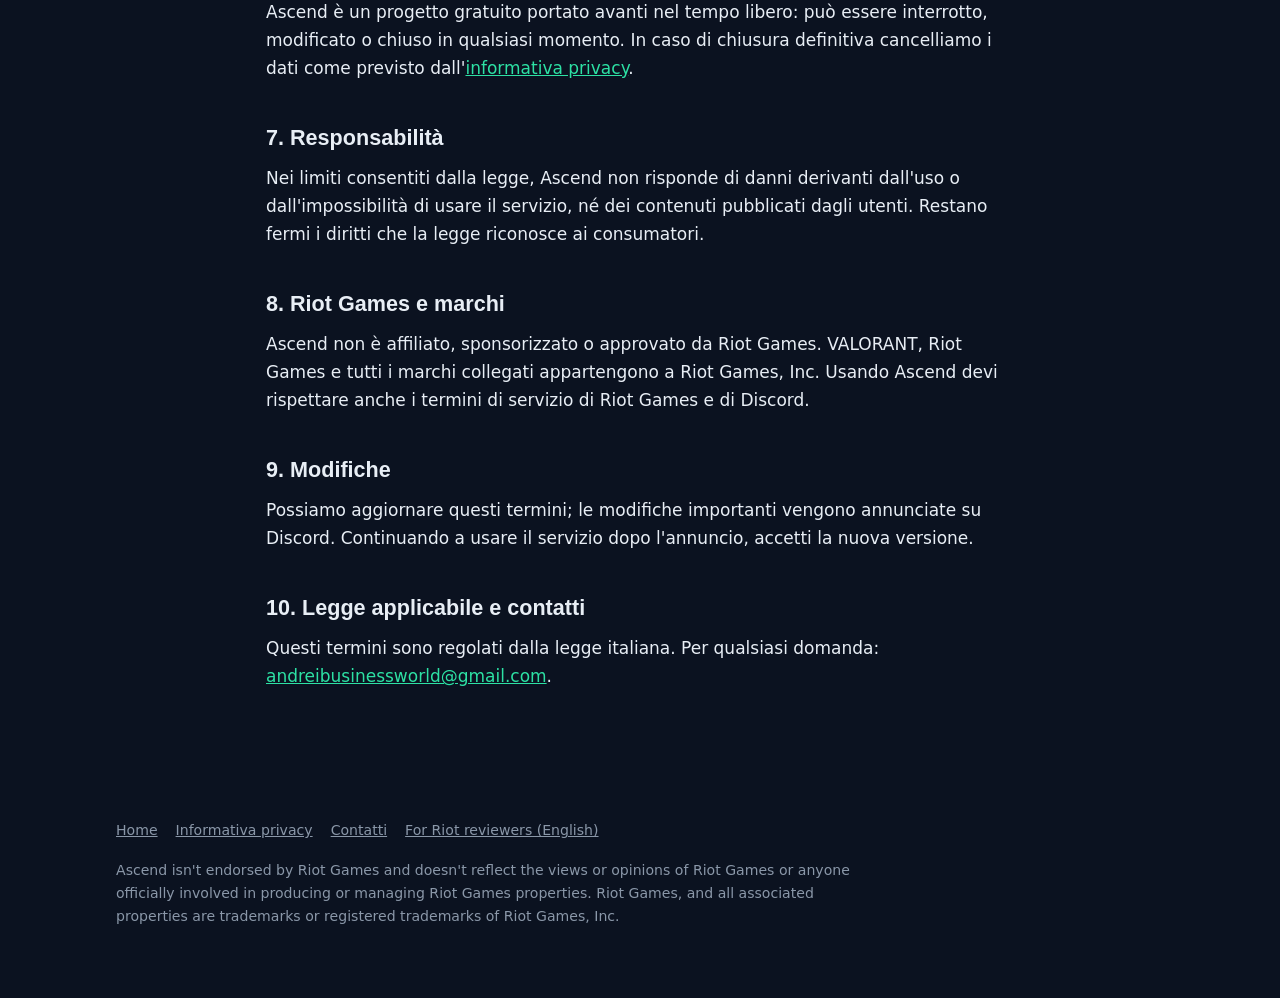
<file: termini.html>
<!doctype html>
<html lang="it">
<head>
  <meta charset="utf-8">
  <meta name="viewport" content="width=device-width, initial-scale=1">
  <meta http-equiv="Content-Security-Policy" content="default-src 'self'; style-src 'self' https://fonts.googleapis.com; font-src https://fonts.gstatic.com; img-src 'self'; base-uri 'self'; form-action 'none'">
  <meta name="referrer" content="strict-origin-when-cross-origin">
  <title>Termini d'uso · Ascend</title>
  <meta name="description" content="Le regole per usare il server Discord, il bot Coach e il sito di Ascend.">
  <link rel="icon" href="assets/favicon.svg" type="image/svg+xml">
  <link rel="preconnect" href="https://fonts.googleapis.com">
  <link rel="preconnect" href="https://fonts.gstatic.com" crossorigin>
  <link href="https://fonts.googleapis.com/css2?family=Chakra+Petch:wght@500;600&family=Inter:wght@400;600&display=swap" rel="stylesheet">
  <link rel="stylesheet" href="assets/style.css">
</head>
<body>

<header class="testata">
  <div class="contenitore">
    <a href="index.html" aria-label="Ascend, pagina iniziale"><img src="assets/logo-horizontal.svg" alt="Ascend" width="125" height="34"></a>
    <nav class="menu" aria-label="Pagine">
      <a href="index.html">Home</a>
      <a href="privacy.html">Informativa privacy</a>
    </nav>
  </div>
</header>

<main class="legale">
  <div class="contenitore">
    <span class="etichetta">Versione 0.1 · 28 ottobre 2026</span>
    <h1>Termini d'uso</h1>

    <h2>1. Il servizio</h2>
    <p>Ascend è un progetto indipendente della community italiana di VALORANT, composto da un server Discord, dal bot <strong>Coach</strong> e da questo sito. Il servizio è <strong>gratuito</strong>, senza pubblicità e senza funzioni a pagamento. È gestito da Andrei Nicolae Telea, Piombino (LI).</p>

    <h2>2. Chi può usarlo</h2>
    <ul>
      <li>Per entrare nel server devi rispettare i requisiti di Discord (età minima compresa).</li>
      <li>Per collegare l'account Riot devi avere almeno <strong>14 anni</strong> e un account della regione <strong>EU</strong>.</li>
      <li>Puoi collegare un solo account Riot per account Discord, e solo il <strong>tuo</strong>.</li>
    </ul>

    <h2>3. Regole della community</h2>
    <p>Usando Ascend accetti il regolamento del server. In sintesi:</p>
    <ul>
      <li><strong>Rispetto</strong>: niente insulti, discriminazioni, molestie o minacce, in chat, in vocale e nelle clip.</li>
      <li><strong>Fair play</strong>: niente cheat, account condivisi, compravendita di account o boost, smurf per gonfiare le classifiche.</li>
      <li><strong>Niente tossicità sulle statistiche</strong>: le classifiche servono a divertirsi e a crescere, non a prendere in giro qualcuno.</li>
      <li>Niente spam, pubblicità non autorizzata, contenuti per adulti, violenti o illegali, né dati personali di altre persone.</li>
    </ul>
    <p>Chi non rispetta le regole può ricevere un avviso, un timeout, l'esclusione dalle classifiche o il ban, a giudizio dello staff.</p>

    <h2>4. Statistiche e classifiche</h2>
    <ul>
      <li>Le statistiche si basano sui dati forniti dalle API ufficiali di Riot Games e riguardano solo le <strong>partite competitive</strong>.</li>
      <li>Facciamo il possibile perché siano corrette, ma possono contenere ritardi o errori (per esempio se i servizi Riot non sono disponibili).</li>
      <li>Le classifiche e il "Giocatore della settimana" sono iniziative della community: non hanno valore ufficiale e non influenzano in alcun modo il tuo rank nel gioco.</li>
      <li>I consigli del coach si basano solo su partite concluse e sono indicazioni generali, non garanzie di risultato.</li>
    </ul>

    <h2>5. Contenuti che pubblichi</h2>
    <p>Restano tuoi. Pubblicando una clip ci permetti di mostrarla nel server (anche nell'annuncio della clip della settimana) finché non la cancelli. Devi avere il diritto di pubblicare ciò che condividi.</p>

    <h2>6. Disponibilità del servizio</h2>
    <p>Ascend è un progetto gratuito portato avanti nel tempo libero: può essere interrotto, modificato o chiuso in qualsiasi momento. In caso di chiusura definitiva cancelliamo i dati come previsto dall'<a href="privacy.html">informativa privacy</a>.</p>

    <h2>7. Responsabilità</h2>
    <p>Nei limiti consentiti dalla legge, Ascend non risponde di danni derivanti dall'uso o dall'impossibilità di usare il servizio, né dei contenuti pubblicati dagli utenti. Restano fermi i diritti che la legge riconosce ai consumatori.</p>

    <h2>8. Riot Games e marchi</h2>
    <p>Ascend non è affiliato, sponsorizzato o approvato da Riot Games. VALORANT, Riot Games e tutti i marchi collegati appartengono a Riot Games, Inc. Usando Ascend devi rispettare anche i termini di servizio di Riot Games e di Discord.</p>

    <h2>9. Modifiche</h2>
    <p>Possiamo aggiornare questi termini; le modifiche importanti vengono annunciate su Discord. Continuando a usare il servizio dopo l'annuncio, accetti la nuova versione.</p>

    <h2>10. Legge applicabile e contatti</h2>
    <p>Questi termini sono regolati dalla legge italiana. Per qualsiasi domanda: <a href="mailto:andreibusinessworld@gmail.com">andreibusinessworld@gmail.com</a>.</p>
  </div>
</main>

<footer class="piede">
  <div class="contenitore">
    <nav aria-label="Informazioni legali">
      <a href="index.html">Home</a>
      <a href="privacy.html">Informativa privacy</a>
      <a href="mailto:andreibusinessworld@gmail.com">Contatti</a>
      <a href="for-reviewers.html" lang="en">For Riot reviewers (English)</a>
    </nav>
    <p class="disclaimer">Ascend isn't endorsed by Riot Games and doesn't reflect the views or opinions of Riot Games or anyone officially involved in producing or managing Riot Games properties. Riot Games, and all associated properties are trademarks or registered trademarks of Riot Games, Inc.</p>
  </div>
</footer>

</body>
</html>
</file>
<file: assets/style.css>
:root {
  --notte: #0B1220;
  --ardesia: #1E2A3A;
  --ardesia-2: #162131;
  --menta: #2DE1A4;
  --menta-scura: #1F9E77;
  --bosco: #155E4A;
  --ghiaccio: #E8EEF5;
  --nebbia: #8A97A8;
  --corallo: #F2766B;
  --oro: #FFC857;
  --discord-bg: #313338;
  --discord-embed: #2B2D31;
  --bordo: rgba(232, 238, 245, 0.1);
  --raggio: 10px;
  --larghezza: 1080px;
  color-scheme: dark;
}

* { box-sizing: border-box; }

html { scroll-behavior: smooth; }

body {
  margin: 0;
  background: var(--notte);
  color: var(--ghiaccio);
  font-family: "Inter", system-ui, -apple-system, "Segoe UI", sans-serif;
  font-size: 17px;
  line-height: 1.65;
}

h1, h2, h3 {
  font-family: "Chakra Petch", "Inter", sans-serif;
  font-weight: 600;
  line-height: 1.2;
  margin: 0 0 0.6em;
}
h1 { font-size: clamp(2rem, 5vw, 3.2rem); }
h2 { font-size: clamp(1.5rem, 3.4vw, 2.1rem); }
h3 { font-size: 1.2rem; }

p { margin: 0 0 1em; }
a { color: var(--menta); }
a:hover { color: var(--ghiaccio); }
strong { color: #fff; }

.contenitore {
  width: 100%;
  max-width: var(--larghezza);
  margin: 0 auto;
  padding: 0 16px;
}

/* Intestazione */
.testata {
  border-bottom: 1px solid var(--bordo);
  position: sticky;
  top: 0;
  background: rgba(11, 18, 32, 0.92);
  backdrop-filter: blur(8px);
  z-index: 10;
}
.testata .contenitore {
  display: flex;
  align-items: center;
  justify-content: space-between;
  gap: 16px;
  min-height: 64px;
}
.testata img { height: 34px; width: auto; display: block; }
.menu { display: flex; gap: 20px; flex-wrap: wrap; font-size: 0.95rem; }
.menu a { color: var(--nebbia); text-decoration: none; }
.menu a:hover { color: var(--ghiaccio); }

/* Sezioni */
section { padding: 72px 0; border-bottom: 1px solid var(--bordo); }
.etichetta {
  display: inline-block;
  font-family: "Chakra Petch", sans-serif;
  font-size: 0.85rem;
  letter-spacing: 0.08em;
  text-transform: uppercase;
  color: var(--menta);
  margin-bottom: 12px;
}
.intro { color: var(--nebbia); max-width: 680px; font-size: 1.05rem; }

/* Apertura */
.apertura { padding: 96px 0 80px; }
.apertura h1 span { color: var(--menta); }
.apertura .intro { font-size: 1.15rem; margin-bottom: 28px; }
.azioni { display: flex; gap: 12px; flex-wrap: wrap; align-items: center; }
.pulsante {
  display: inline-flex;
  align-items: center;
  gap: 8px;
  padding: 12px 22px;
  border-radius: var(--raggio);
  font-weight: 600;
  text-decoration: none;
  border: 1px solid var(--menta);
  color: var(--notte);
  background: var(--menta);
}
.pulsante:hover { background: var(--ghiaccio); border-color: var(--ghiaccio); color: var(--notte); }
.pulsante.secondario { background: transparent; color: var(--ghiaccio); border-color: var(--bordo); }
.pulsante.secondario:hover { border-color: var(--ghiaccio); }
.pulsante[aria-disabled="true"] { opacity: 0.55; pointer-events: none; }
.nota { color: var(--nebbia); font-size: 0.9rem; }

.distintivi { display: flex; flex-wrap: wrap; gap: 8px; margin-top: 32px; }
.distintivo {
  border: 1px solid var(--bordo);
  border-radius: 999px;
  padding: 4px 14px;
  font-size: 0.9rem;
  color: var(--nebbia);
}

/* Griglia funzioni */
.griglia {
  display: grid;
  grid-template-columns: repeat(auto-fit, minmax(min(100%, 240px), 1fr));
  gap: 16px;
  margin-top: 32px;
}
.scheda {
  background: var(--ardesia-2);
  border: 1px solid var(--bordo);
  border-radius: var(--raggio);
  padding: 22px;
}
.scheda h3 { display: flex; align-items: center; gap: 10px; }
.scheda p { color: var(--nebbia); margin: 0; font-size: 0.97rem; }
.freccina {
  width: 14px; height: 14px; flex: none;
  border-top: 3px solid var(--menta);
  border-left: 3px solid var(--menta);
  transform: translateY(3px) rotate(45deg);
}

/* Percorso */
.passi { display: grid; gap: 40px; margin-top: 40px; }
.passo {
  display: grid;
  grid-template-columns: minmax(0, 1fr) minmax(0, 1.2fr);
  gap: 32px;
  align-items: center;
}
.passo-numero {
  font-family: "Chakra Petch", sans-serif;
  color: var(--menta);
  font-size: 0.95rem;
  letter-spacing: 0.06em;
}
.passo p { color: var(--nebbia); }
@media (max-width: 760px) {
  .passo { grid-template-columns: minmax(0, 1fr); gap: 16px; }
}

/* Riquadri dimostrativi */
.demo {
  background: var(--discord-bg);
  border-radius: var(--raggio);
  padding: 18px;
  font-size: 0.92rem;
  line-height: 1.5;
  overflow: hidden;
  border: 1px solid var(--bordo);
}
.demo .riga-utente { display: flex; gap: 12px; align-items: flex-start; }
.avatar-demo {
  width: 40px; height: 40px; border-radius: 50%; flex: none;
  background: var(--notte) url("favicon.svg") center / 70% no-repeat;
}
.avatar-demo.persona { background: #5865F2; }
.riempi { min-width: 0; flex: 1; }
.nome-demo { font-weight: 600; color: #fff; }
.bot-tag {
  background: #5865F2; color: #fff; font-size: 0.68rem; font-weight: 600;
  padding: 1px 5px; border-radius: 4px; margin-left: 4px; vertical-align: 1px;
}
.solo-tu { color: var(--nebbia); font-size: 0.8rem; margin-top: 2px; }
.comando { background: rgba(88, 101, 242, 0.25); color: #c9cdfb; padding: 0 4px; border-radius: 4px; }
.embed {
  background: var(--discord-embed);
  border-left: 4px solid var(--menta);
  border-radius: 4px;
  padding: 12px 14px;
  margin-top: 8px;
}
.embed.oro { border-left-color: var(--oro); }
.embed-titolo { font-weight: 600; color: #fff; margin-bottom: 6px; }
.embed-campi {
  display: grid;
  grid-template-columns: repeat(3, minmax(0, 1fr));
  gap: 8px 12px;
  margin: 8px 0;
}
.embed-campi b { display: block; color: #fff; font-size: 0.8rem; }
.embed-campi span { color: #dbdee1; }
.embed-piede { color: var(--nebbia); font-size: 0.75rem; margin-top: 8px; }
.pulsante-discord {
  display: inline-block; margin-top: 10px; padding: 6px 14px;
  background: #4E5058; color: #fff; border-radius: 4px; font-size: 0.85rem;
}
.coach { border-top: 1px solid rgba(255,255,255,0.08); margin-top: 8px; padding-top: 8px; color: #dbdee1; }
.classifica-riga {
  display: grid; grid-template-columns: 26px minmax(0,1fr) auto auto;
  gap: 10px; color: #dbdee1; padding: 2px 0;
}
.su { color: var(--menta); }
.giu { color: var(--corallo); }

.pagina-demo {
  background: var(--ghiaccio);
  color: var(--notte);
  border-radius: var(--raggio);
  padding: 20px;
  font-size: 0.92rem;
}
.pagina-demo h4 { font-family: "Chakra Petch", sans-serif; margin: 0 0 8px; font-size: 1.05rem; }
.pagina-demo ul { padding-left: 18px; margin: 8px 0; }
.avviso-optin {
  background: #FFF4D6; border: 1px solid #E8C25A; border-radius: 6px;
  padding: 8px 10px; margin: 10px 0; color: #5A4300;
}
.spunta { display: flex; gap: 8px; align-items: center; margin: 4px 0; }
.spunta::before {
  content: ""; width: 14px; height: 14px; border-radius: 3px; flex: none;
  background: #0E8A64;
}
.pulsante-riot {
  display: inline-block; margin-top: 10px; padding: 8px 16px; border-radius: 6px;
  background: var(--notte); color: #fff; font-weight: 600;
}
.schema-login {
  display: flex; align-items: center; justify-content: center; gap: 10px;
  flex-wrap: wrap; text-align: center;
}
.schema-login div {
  background: var(--ardesia-2); border: 1px solid var(--bordo);
  border-radius: 8px; padding: 10px 14px; font-size: 0.85rem;
}
.schema-login .freccia-dx { border: 0; background: none; color: var(--menta); padding: 0; }

/* Regole */
.regole { list-style: none; padding: 0; margin: 28px 0 0; display: grid; gap: 12px; }
.regole li {
  background: var(--ardesia-2); border: 1px solid var(--bordo);
  border-radius: var(--raggio); padding: 14px 18px;
}
.regole b { color: #fff; }

/* Domande */
details {
  border: 1px solid var(--bordo);
  border-radius: var(--raggio);
  padding: 14px 18px;
  margin-bottom: 10px;
  background: var(--ardesia-2);
}
summary { cursor: pointer; font-weight: 600; }
details p { color: var(--nebbia); margin: 10px 0 0; }

/* Testi legali */
.legale { padding: 56px 0 72px; }
.legale .contenitore { max-width: 780px; }
.legale h2 { font-size: 1.35rem; margin-top: 2em; }
.legale table { width: 100%; border-collapse: collapse; margin: 12px 0 20px; font-size: 0.95rem; }
.legale th, .legale td { text-align: left; padding: 8px 10px; border-bottom: 1px solid var(--bordo); vertical-align: top; }
.legale th { color: #fff; }
.tabella-scorrevole { overflow-x: auto; }
.segnaposto { background: rgba(255, 200, 87, 0.15); color: var(--oro); padding: 0 4px; border-radius: 4px; }
.bozza {
  border: 1px solid var(--oro); color: var(--oro); border-radius: var(--raggio);
  padding: 10px 14px; margin-bottom: 24px; font-size: 0.95rem;
}

/* Piede */
.piede { padding: 40px 0 56px; color: var(--nebbia); font-size: 0.88rem; }
.piede .contenitore { display: grid; gap: 16px; }
.piede nav { display: flex; gap: 18px; flex-wrap: wrap; }
.piede nav a { color: var(--nebbia); }
.piede nav a:hover { color: var(--ghiaccio); }
.disclaimer { max-width: 760px; }

@media (max-width: 560px) {
  .menu { display: none; }
  section { padding: 56px 0; }
  .apertura { padding: 64px 0 56px; }
  .embed-campi { grid-template-columns: repeat(2, minmax(0, 1fr)); }
}
</file>
